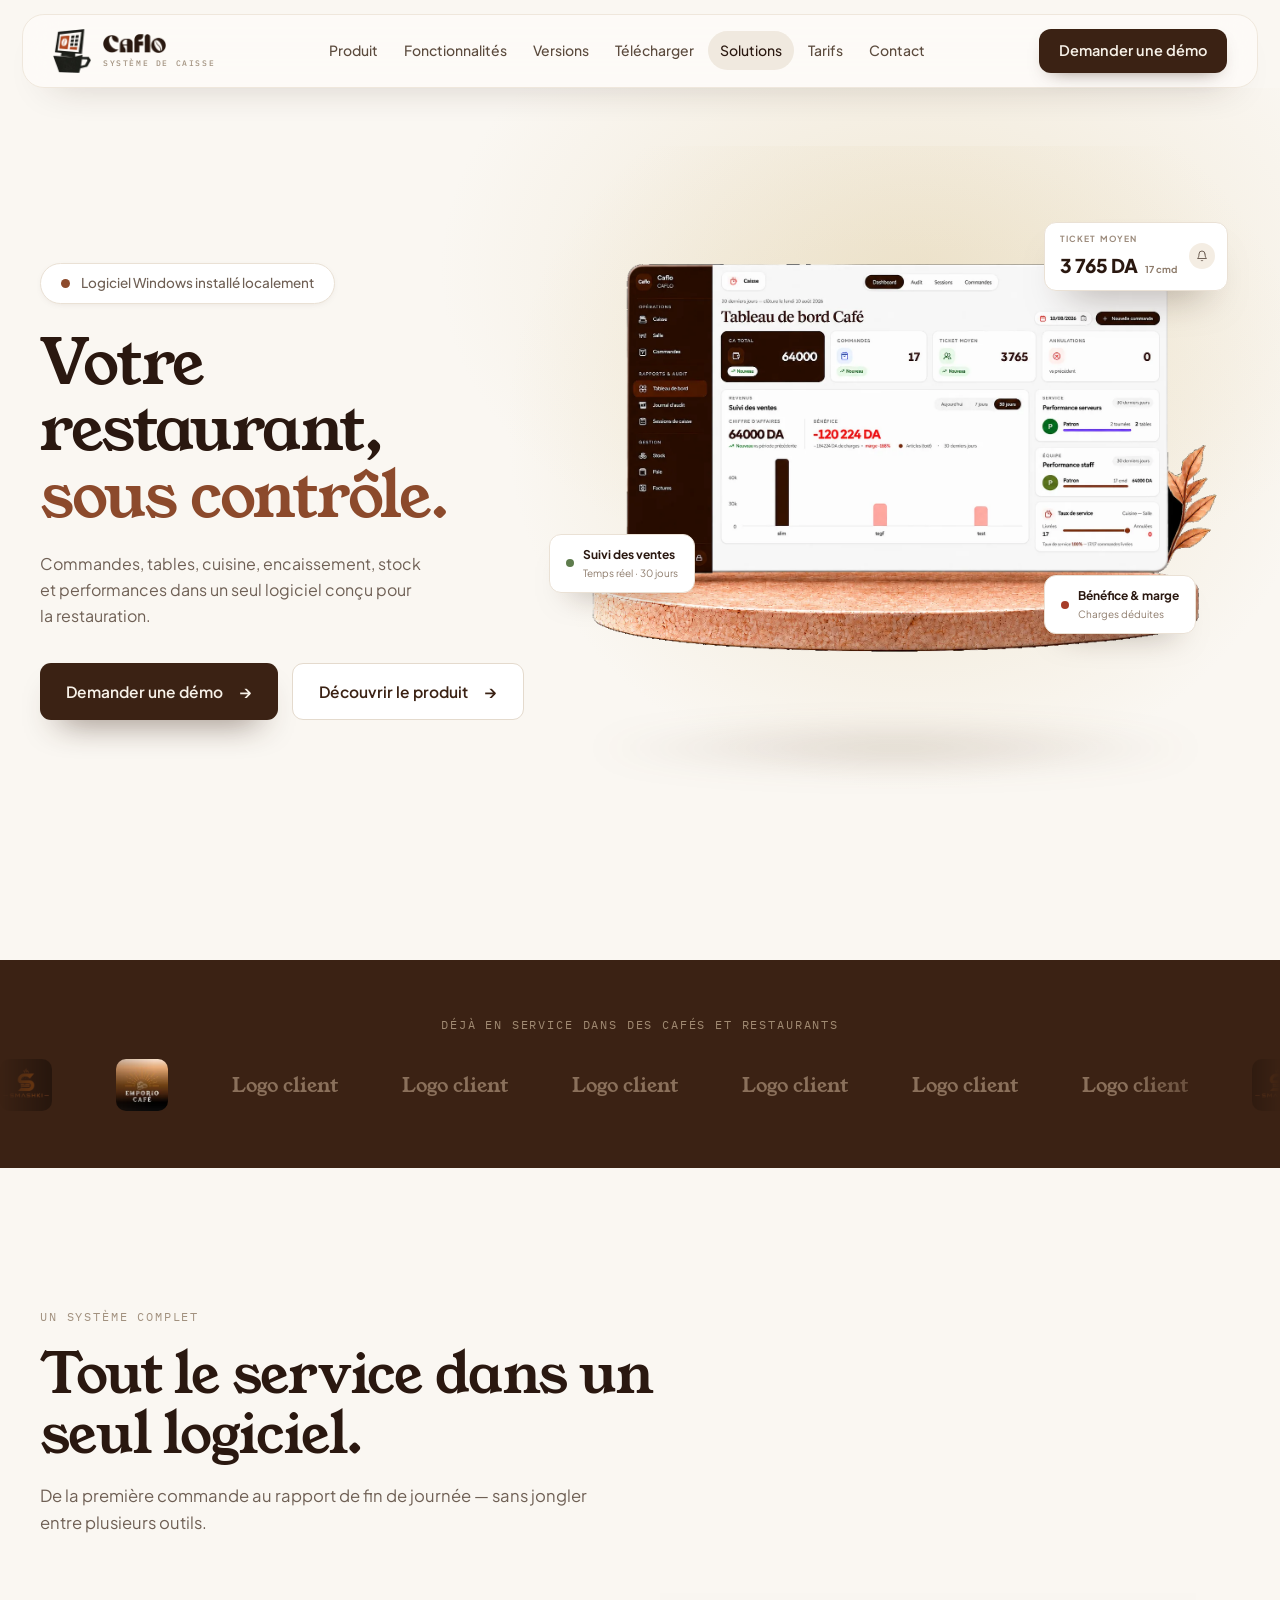
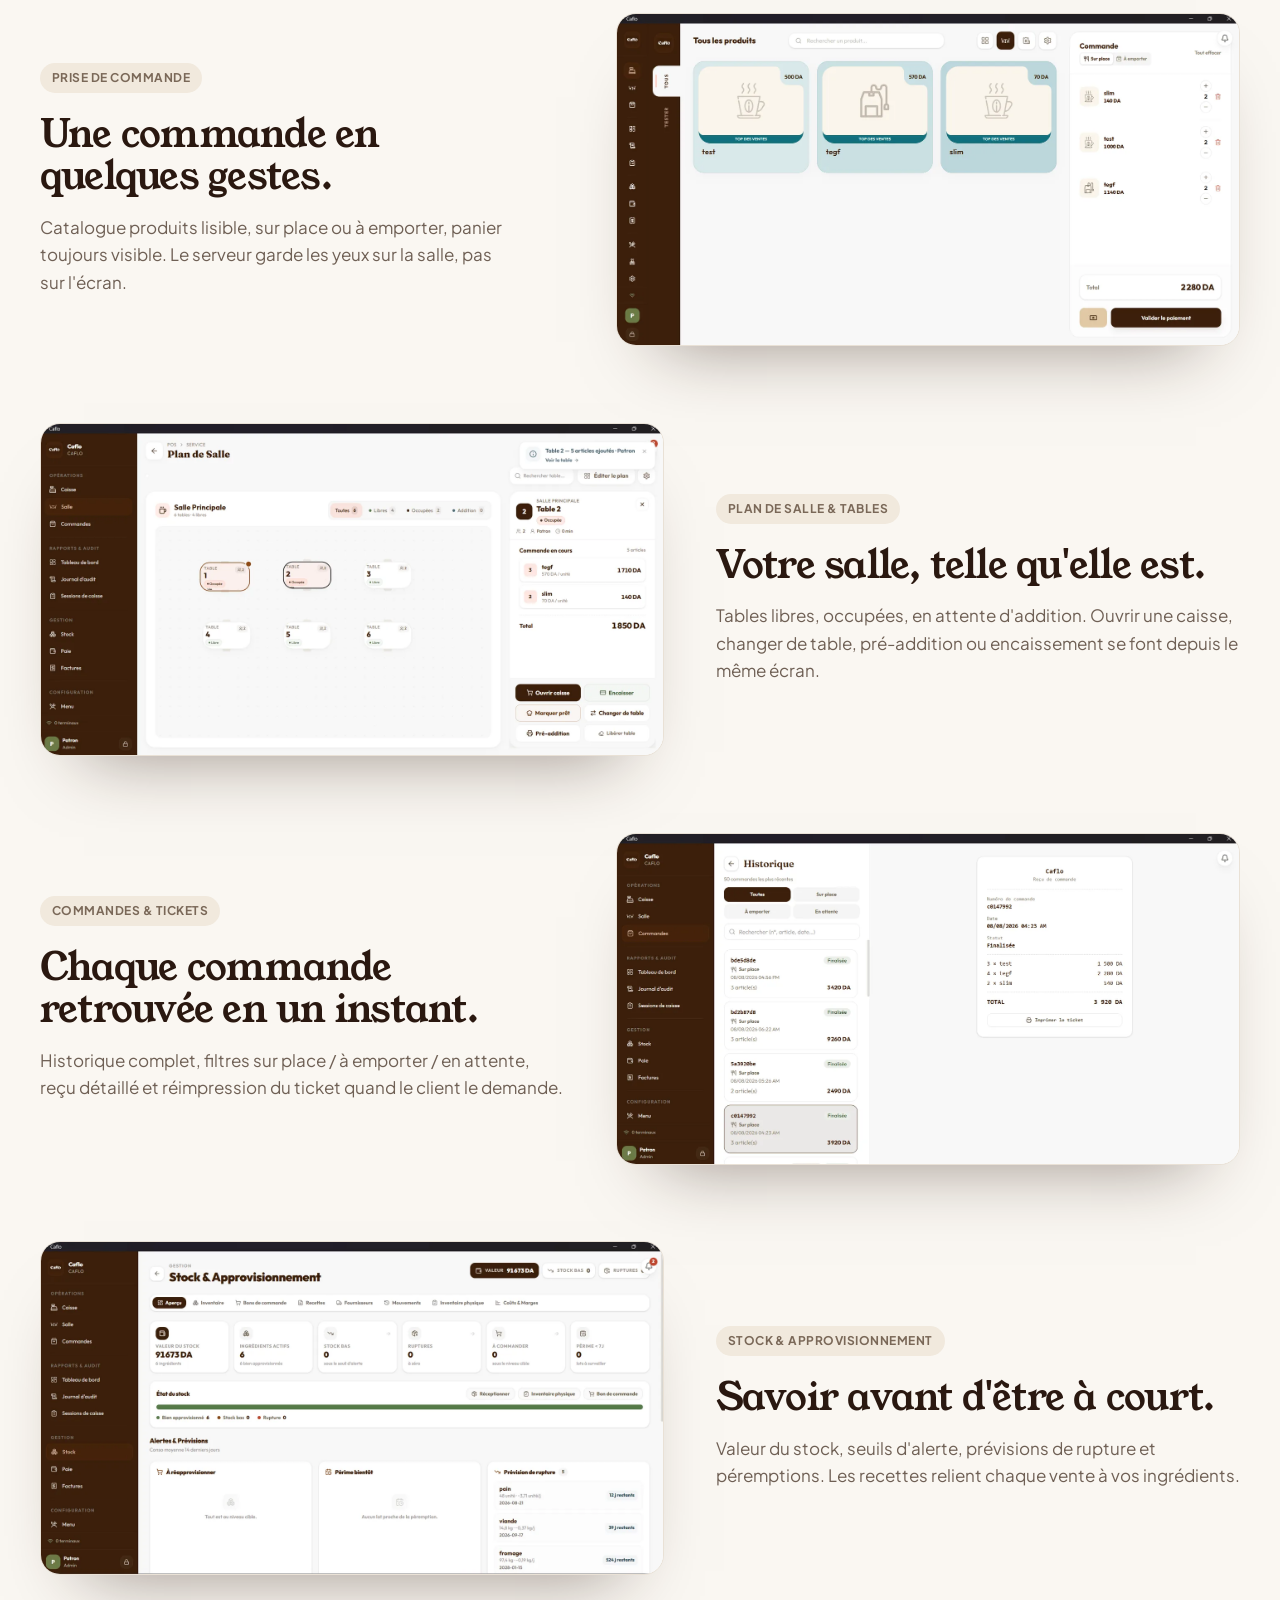
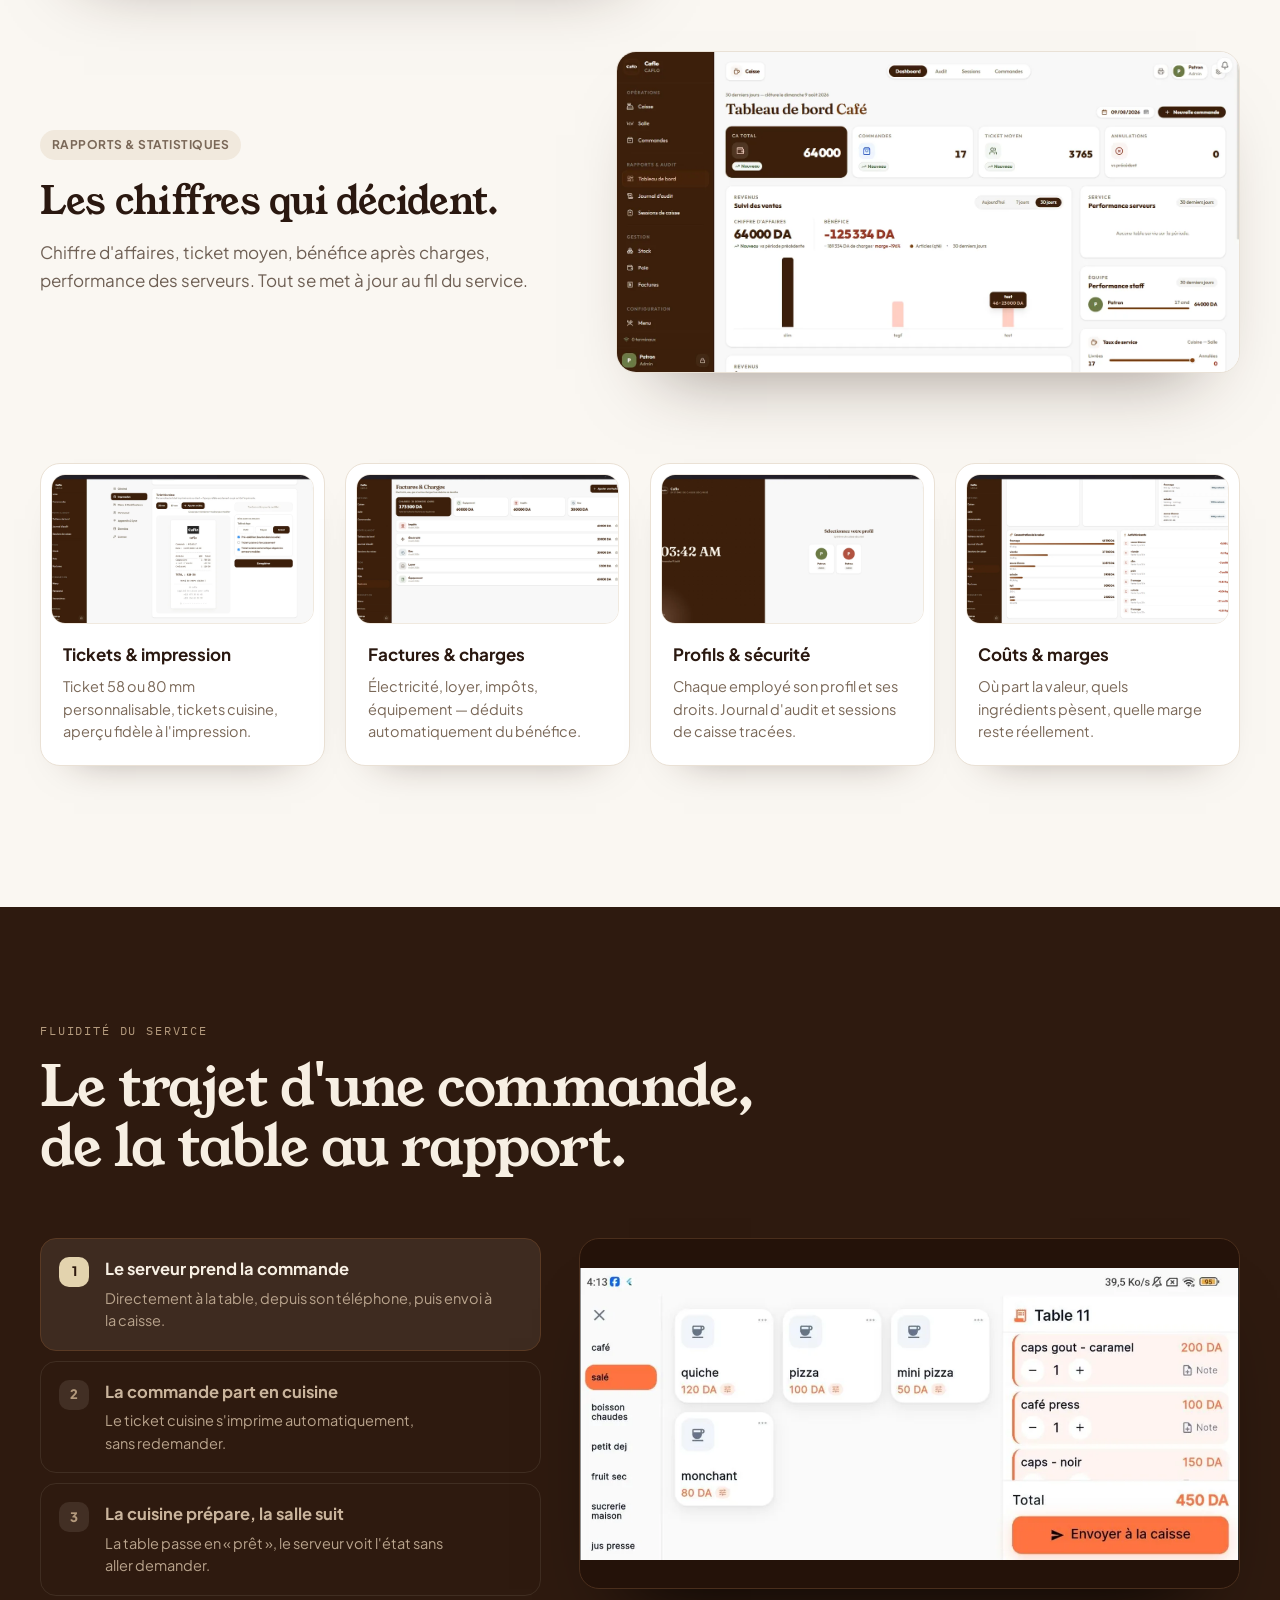
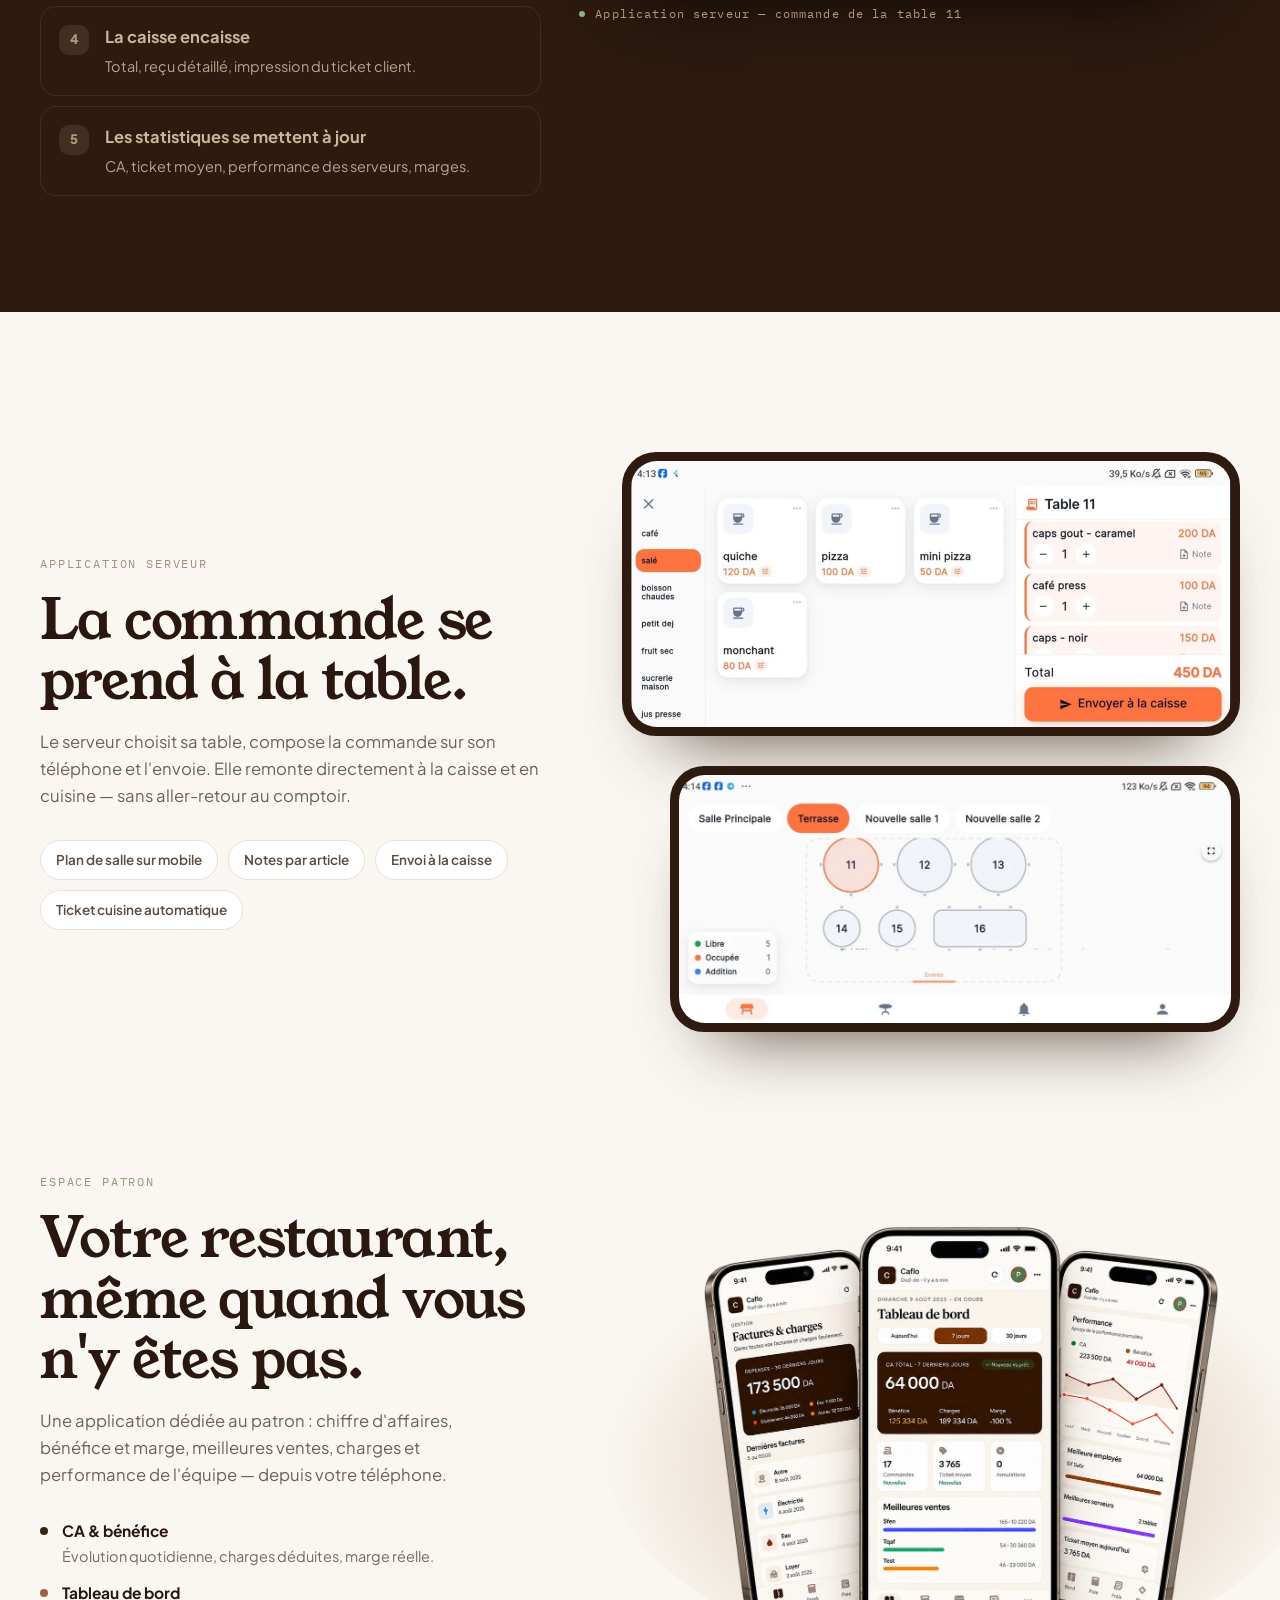
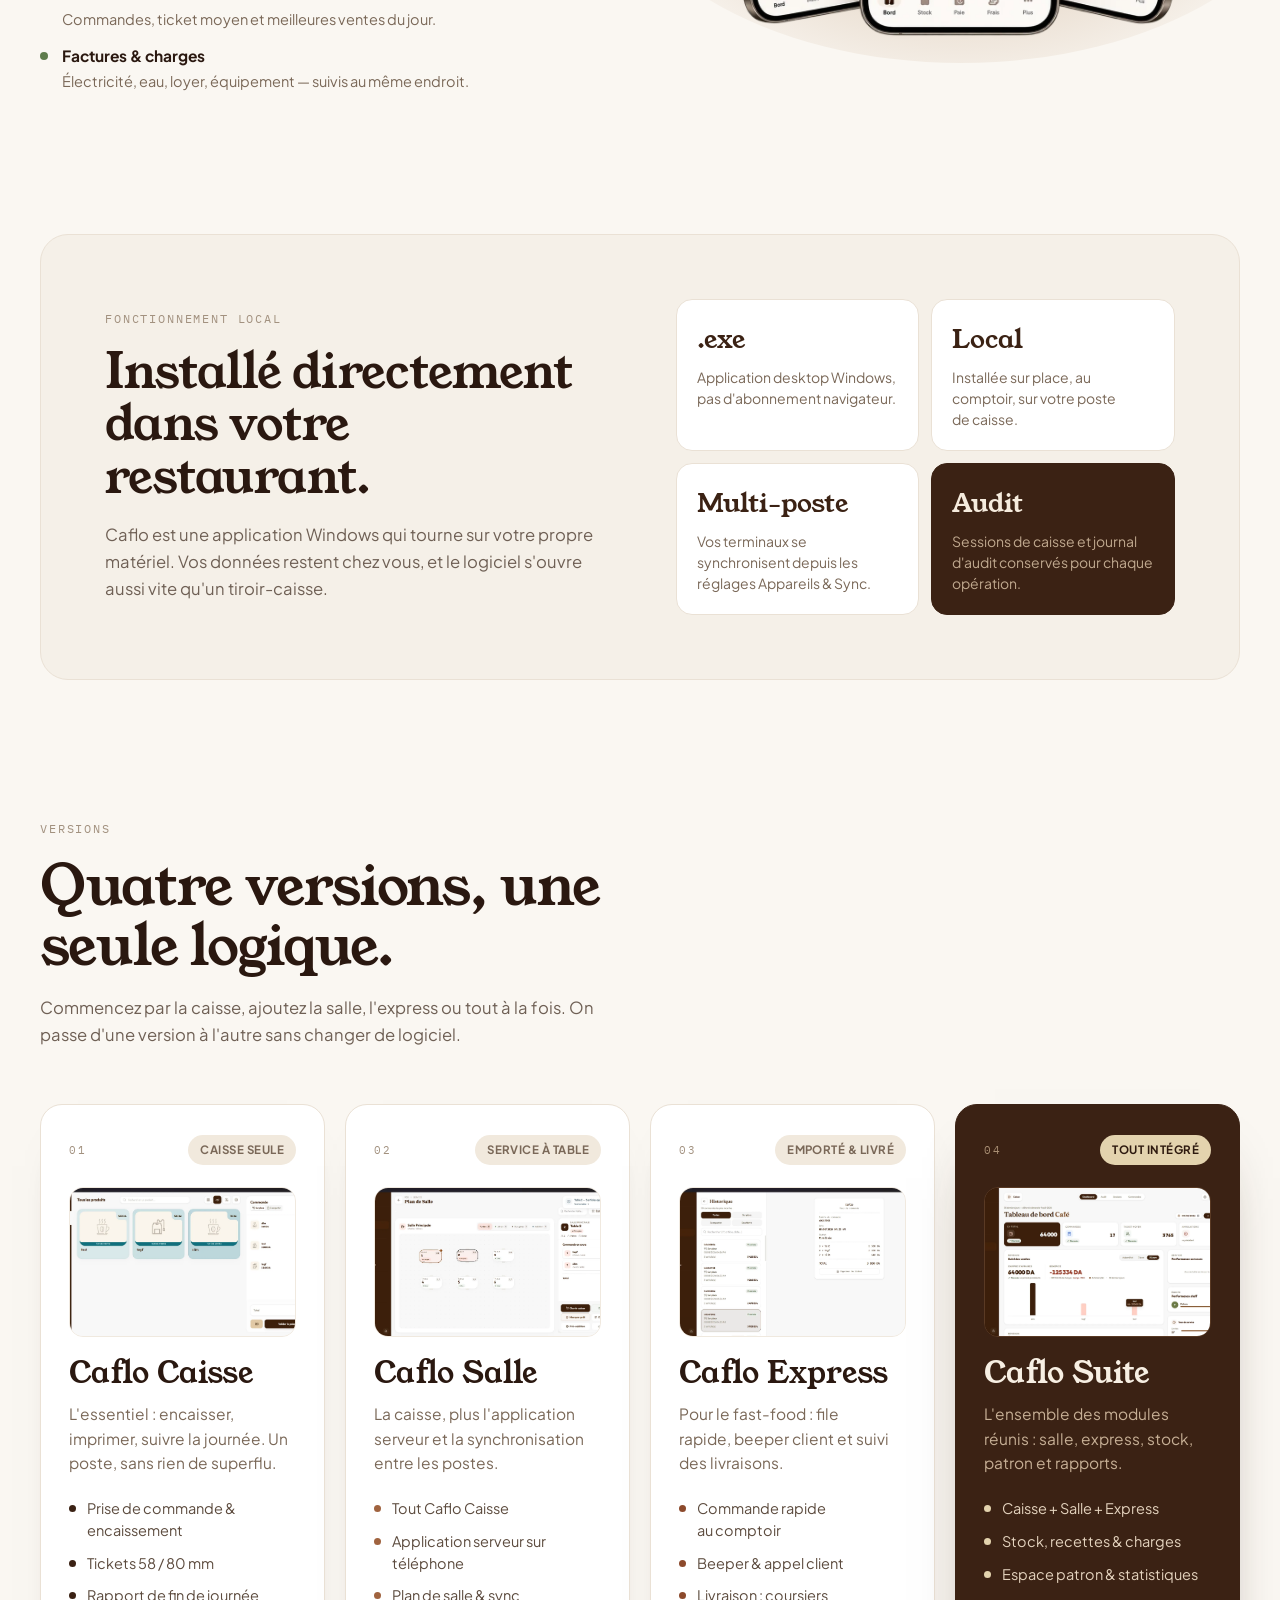
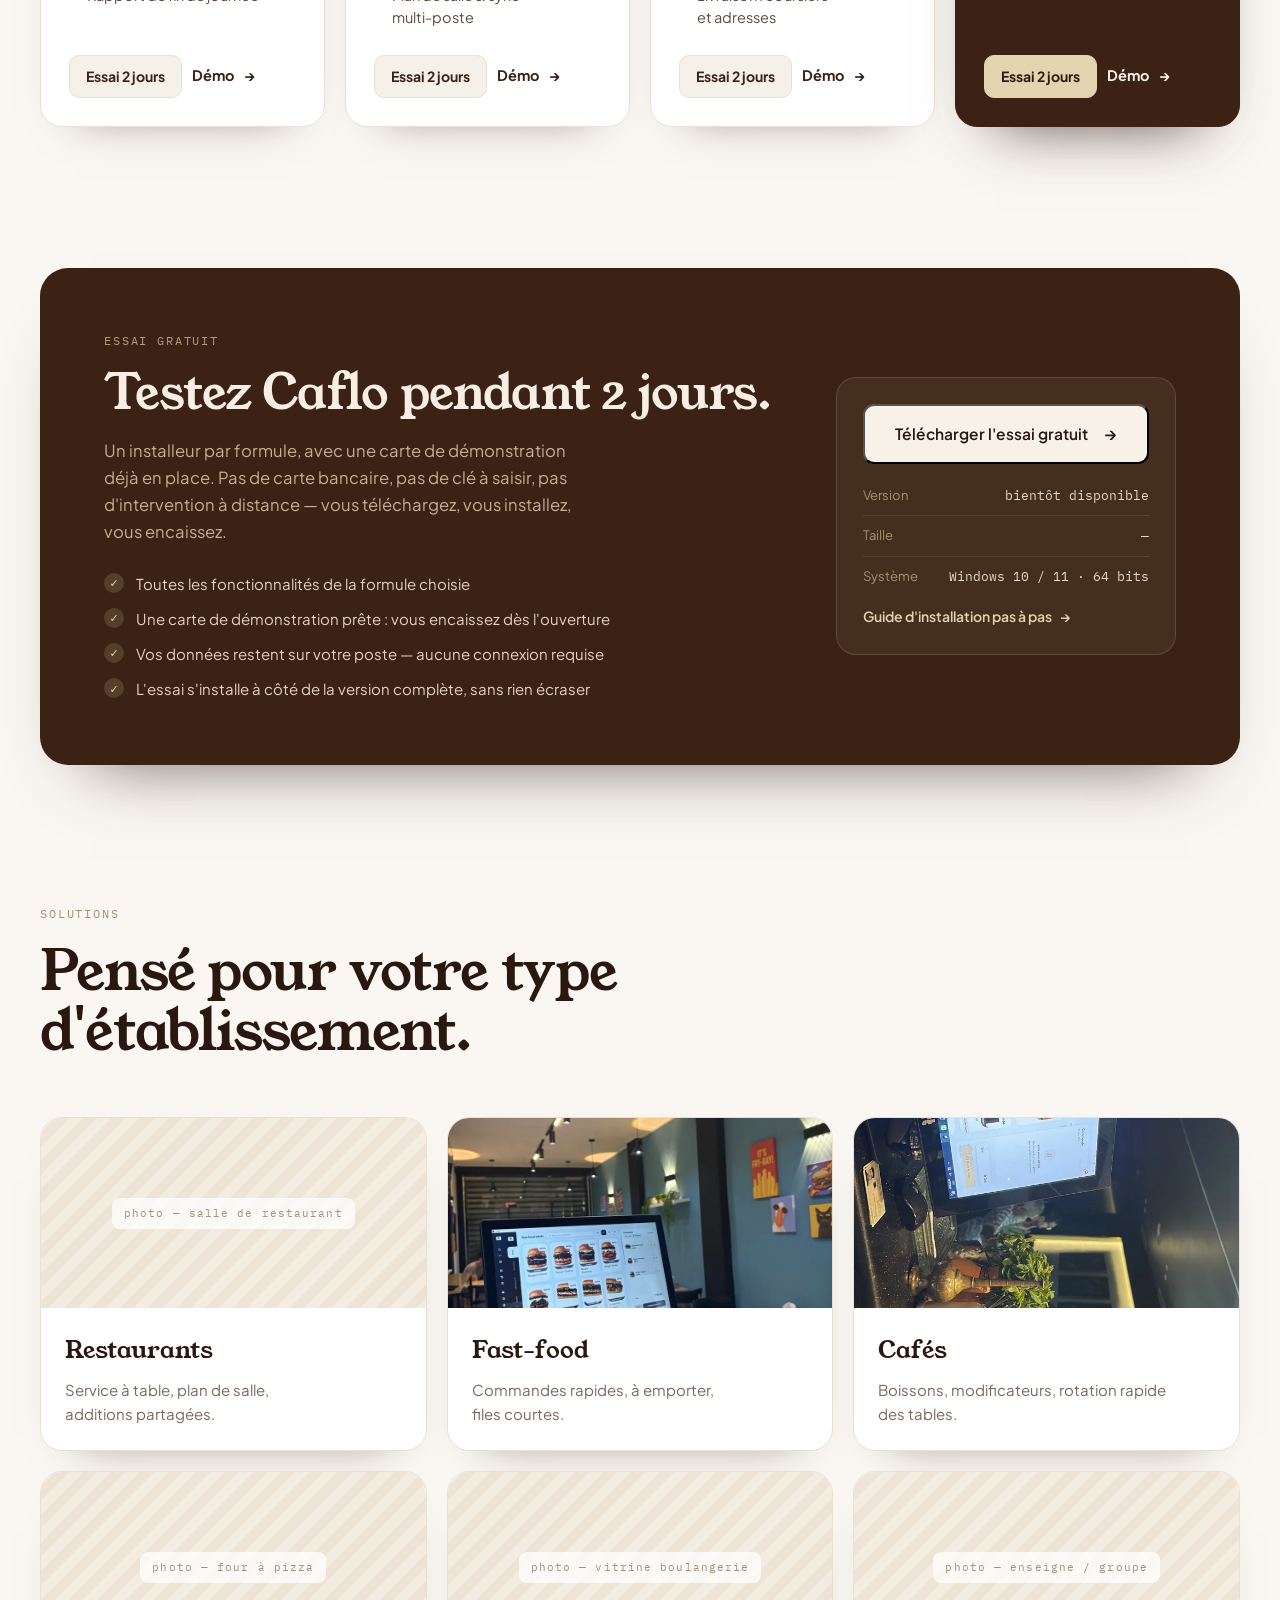
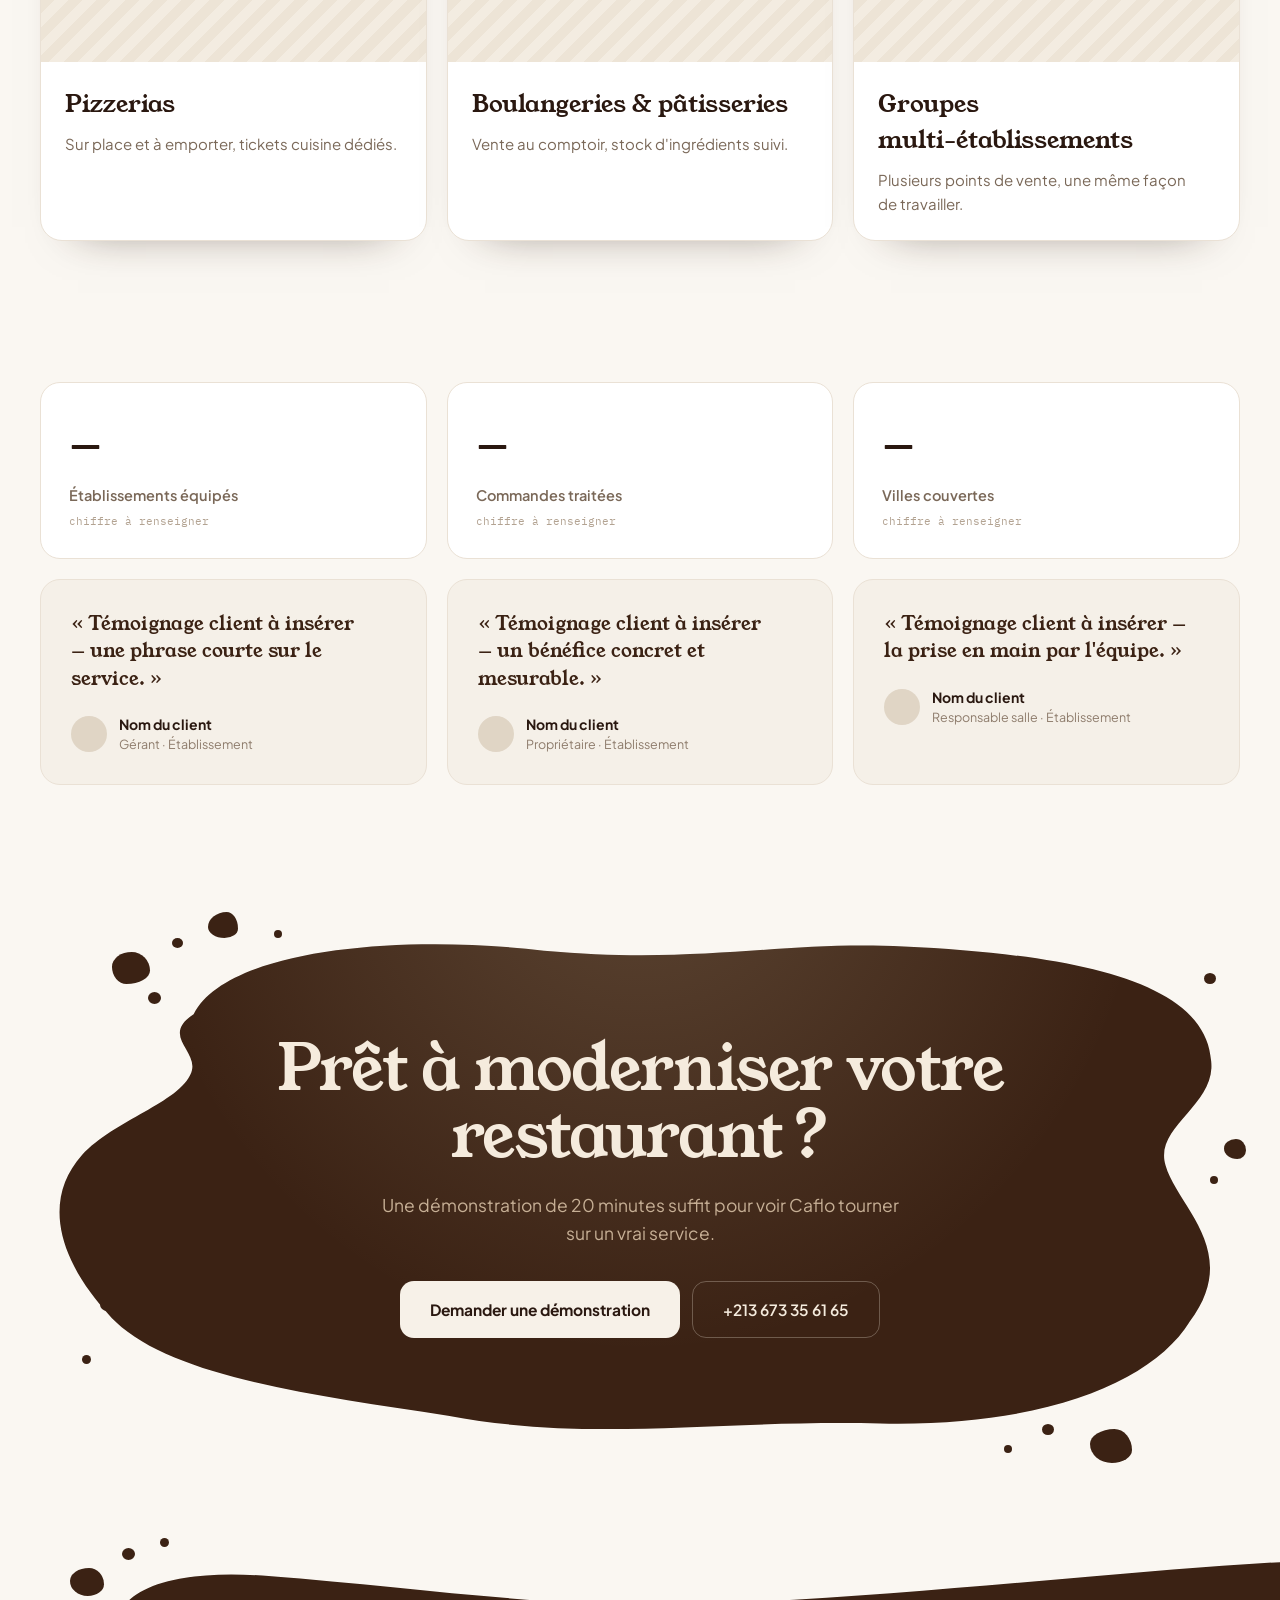
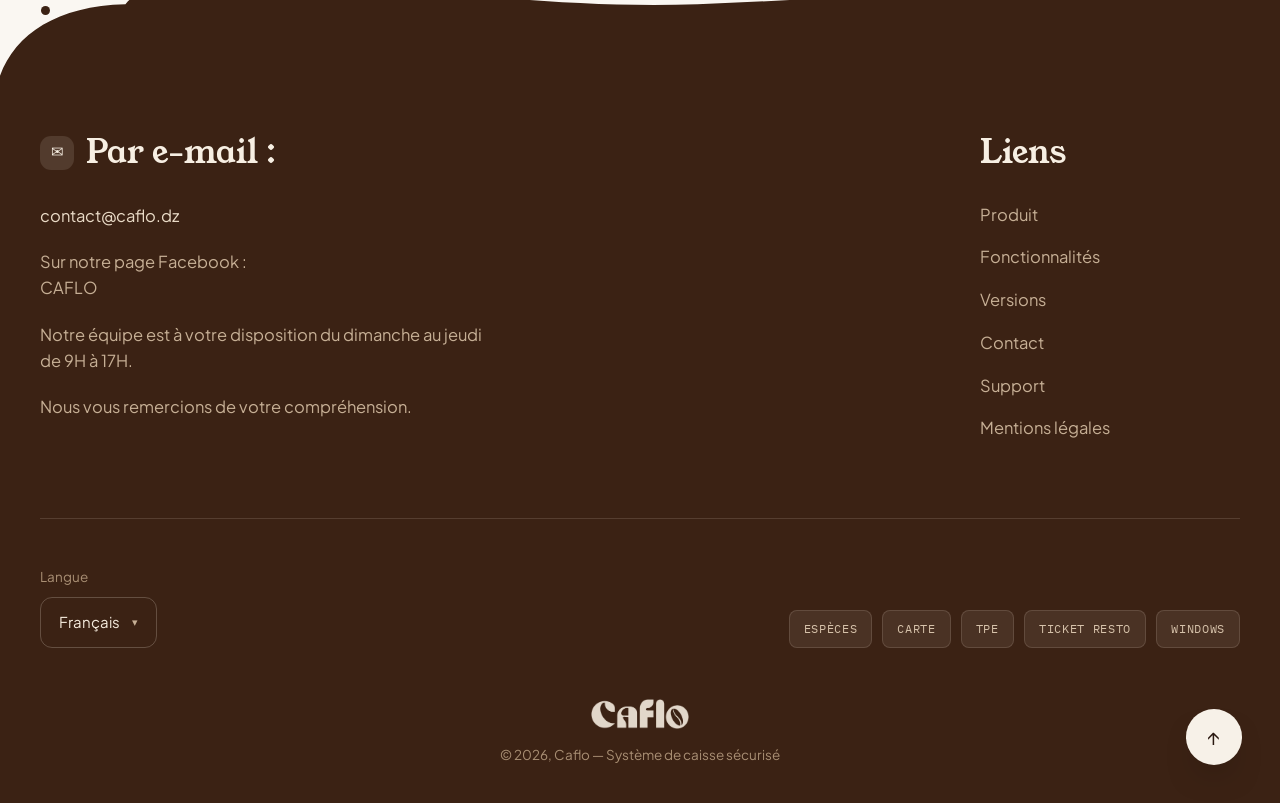
<file: index.html>
<!DOCTYPE html>
<html lang="fr">
<head>
<meta charset="utf-8">
<meta name="viewport" content="width=device-width, initial-scale=1">
<title>Caflo — Le logiciel de caisse des cafés et restaurants</title>
<meta name="description" content="Caflo est le logiciel de caisse Windows des cafés et restaurants : commandes, plan de salle, cuisine, encaissement, stock, charges et statistiques dans un seul système installé chez vous.">
<meta name="theme-color" content="#3B2214">
<link rel="canonical" href="https://caflo.dz/">

<meta property="og:type" content="website">
<meta property="og:site_name" content="Caflo">
<meta property="og:locale" content="fr_FR">
<meta property="og:title" content="Caflo — Le logiciel de caisse des cafés et restaurants">
<meta property="og:description" content="Commandes, tables, cuisine, encaissement, stock et performances dans un seul logiciel conçu pour la restauration.">
<meta property="og:url" content="https://caflo.dz/">
<meta property="og:image" content="https://caflo.dz/img/og-image.jpg">
<meta property="og:image:width" content="1200">
<meta property="og:image:height" content="630">
<meta name="twitter:card" content="summary_large_image">
<meta name="twitter:title" content="Caflo — Le logiciel de caisse des cafés et restaurants">
<meta name="twitter:description" content="Commandes, tables, cuisine, encaissement, stock et performances dans un seul logiciel conçu pour la restauration.">
<meta name="twitter:image" content="https://caflo.dz/img/og-image.jpg">

<link rel="icon" href="img/favicon-32.png" sizes="32x32" type="image/png">
<link rel="apple-touch-icon" href="img/favicon-180.png">
<link rel="manifest" href="site.webmanifest">

<link rel="preconnect" href="https://fonts.googleapis.com">
<link rel="preconnect" href="https://fonts.gstatic.com" crossorigin>
<link href="https://fonts.googleapis.com/css2?family=Young+Serif&family=Plus+Jakarta+Sans:wght@400;500;600;700;800&family=IBM+Plex+Mono:wght@400;500&display=swap" rel="stylesheet">
<link rel="preload" as="image" href="img/hero-dashboard-podium.webp" fetchpriority="high">
<link rel="stylesheet" href="styles.css">
<noscript><style>
  [data-reveal] { opacity: 1 !important; transform: none !important; }
  .preloader { display: none !important; }
  .header__bar { flex-wrap: wrap; }
  .nav { display: flex !important; flex-wrap: wrap; justify-content: center; }
  .burger { display: none !important; }
</style></noscript>

<script type="application/ld+json">
{
  "@context": "https://schema.org",
  "@type": "SoftwareApplication",
  "name": "Caflo",
  "applicationCategory": "BusinessApplication",
  "applicationSubCategory": "Point of Sale",
  "operatingSystem": "Windows",
  "description": "Logiciel de caisse pour cafés et restaurants : prise de commande, plan de salle, tickets cuisine, encaissement, stock, charges et statistiques.",
  "inLanguage": "fr",
  "url": "https://caflo.dz/",
  "image": "https://caflo.dz/img/og-image.jpg",
  "offers": { "@type": "Offer", "availability": "https://schema.org/InStock" },
  "publisher": {
    "@type": "Organization",
    "name": "Caflo",
    "email": "contact@caflo.dz",
    "telephone": "+213673356165",
    "logo": "https://caflo.dz/img/icon-512.png"
  }
}
</script>
</head>
<body>

<a class="skip-link" href="#top">Aller au contenu</a>

<!-- ============================ PRELOADER ============================ -->
<div class="preloader" id="preloader" aria-hidden="true">
  <div class="preloader__mark">
    <img src="img/caflo-wordmark-light.webp" alt="" width="520" height="158" class="preloader__ghost">
    <div class="preloader__fill">
      <img src="img/caflo-wordmark-light.webp" alt="" width="520" height="158">
    </div>
  </div>
</div>

<div class="page">

  <!-- ============================ HEADER ============================ -->
  <header class="header">
    <div class="header__bar">
      <a class="brand" href="#top" aria-label="Caflo — accueil">
        <img class="brand__mark" src="img/caflo-mark.webp" alt="" width="160" height="184">
        <span class="brand__text">
          <img class="brand__wordmark" src="img/caflo-wordmark-dark.webp" alt="Caflo" width="520" height="158">
          <span class="brand__tagline">Système de caisse</span>
        </span>
      </a>

      <nav class="nav" id="nav" aria-label="Navigation principale">
        <a class="nav__link" href="#produit">Produit</a>
        <a class="nav__link" href="#fonctionnalites">Fonctionnalités</a>
        <a class="nav__link" href="#versions">Versions</a>
        <a class="nav__link" href="#telecharger">Télécharger</a>
        <a class="nav__link" href="#solutions">Solutions</a>
        <a class="nav__link" href="#tarifs">Tarifs</a>
        <a class="nav__link" href="#contact">Contact</a>
      </nav>

      <div class="header__actions">
        <a class="btn btn--dark btn--sm" href="#contact">Demander une démo</a>
        <button class="burger" id="burger" type="button" aria-label="Ouvrir le menu" aria-expanded="false" aria-controls="mobile-menu">
          <span></span><span></span><span></span>
        </button>
      </div>
    </div>
  </header>

  <!-- ============================ MOBILE MENU ============================ -->
  <div class="mobile-menu" id="mobile-menu" hidden>
    <nav class="mobile-menu__nav" aria-label="Navigation mobile">
      <a href="#produit">Produit</a>
      <a href="#fonctionnalites">Fonctionnalités</a>
      <a href="#versions">Versions</a>
      <a href="#telecharger">Télécharger</a>
      <a href="#solutions">Solutions</a>
      <a href="#tarifs">Tarifs</a>
      <a href="#contact">Contact</a>
    </nav>
    <div class="mobile-menu__foot">
      <a class="btn btn--dark" href="#contact">Demander une démo</a>
      <a class="mobile-menu__tel" href="tel:+213673356165">+213 673 35 61 65</a>
    </div>
  </div>

  <main>

  <!-- ============================ HERO ============================ -->
  <section class="hero" id="top">
    <div class="hero__glow" aria-hidden="true"></div>
    <div class="hero__inner">

      <div class="hero__copy">
        <p class="pill" data-reveal>
          <span class="pill__dot" aria-hidden="true"></span>
          Logiciel Windows installé localement
        </p>
        <h1 class="hero__title" data-reveal>
          Votre restaurant,<br><span class="accent">sous contrôle.</span>
        </h1>
        <p class="hero__lede" data-reveal>
          Commandes, tables, cuisine, encaissement, stock et performances dans un seul logiciel conçu pour la restauration.
        </p>
        <div class="hero__cta" data-reveal>
          <a class="btn btn--dark" href="#contact">Demander une démo <span class="btn__arrow" aria-hidden="true">→</span></a>
          <a class="btn btn--light" href="#produit">Découvrir le produit <span class="btn__arrow" aria-hidden="true">→</span></a>
        </div>
      </div>

      <div class="hero__visual">
        <div class="hero__visual-glow" aria-hidden="true"></div>
        <div class="hero__stage">
          <div class="hero__shadow" aria-hidden="true"></div>
          <img class="hero__shot" src="img/hero-dashboard-podium.webp" alt="Caflo — tableau de bord du logiciel de caisse présenté sur un podium" width="1536" height="1024" fetchpriority="high" decoding="async">

          <div class="floaters" aria-hidden="true">
            <div class="floater floater--a">
              <div>
                <div class="floater__label">Ticket moyen</div>
                <div class="floater__value">
                  <span class="floater__amount">3 765 DA</span>
                  <span class="floater__meta">17 cmd</span>
                </div>
              </div>
              <span class="floater__icon">
                <svg width="12" height="12" viewBox="0 0 24 24" fill="none" stroke="currentColor" stroke-width="2" stroke-linecap="round" stroke-linejoin="round"><path d="M18 8a6 6 0 1 0-12 0c0 7-3 9-3 9h18s-3-2-3-9"></path><path d="M13.7 21a2 2 0 0 1-3.4 0"></path></svg>
              </span>
            </div>

            <div class="floater floater--b">
              <span class="floater__dot floater__dot--green"></span>
              <div>
                <div class="floater__title">Suivi des ventes</div>
                <div class="floater__sub">Temps réel · 30 jours</div>
              </div>
            </div>

            <div class="floater floater--c">
              <span class="floater__dot floater__dot--red"></span>
              <div>
                <div class="floater__title">Bénéfice &amp; marge</div>
                <div class="floater__sub">Charges déduites</div>
              </div>
            </div>
          </div>
        </div>
      </div>

    </div>
  </section>

  <!-- ============================ PROOF STRIP ============================ -->
  <section class="proof" aria-label="Ils utilisent Caflo">
    <p class="proof__kicker">Déjà en service dans des cafés et restaurants</p>
    <div class="marquee">
      <div class="marquee__track">
        <div class="marquee__group">
          <img src="img/client-smashki.webp" alt="Smashki" width="260" height="260" loading="lazy">
          <img src="img/client-emporio.webp" alt="Emporio Café" width="225" height="225" loading="lazy">
          <span class="marquee__slot">Logo client</span>
          <span class="marquee__slot">Logo client</span>
          <span class="marquee__slot">Logo client</span>
          <span class="marquee__slot">Logo client</span>
          <span class="marquee__slot">Logo client</span>
          <span class="marquee__slot">Logo client</span>
        </div>
        <div class="marquee__group" aria-hidden="true">
          <img src="img/client-smashki.webp" alt="" width="260" height="260" loading="lazy">
          <img src="img/client-emporio.webp" alt="" width="225" height="225" loading="lazy">
          <span class="marquee__slot">Logo client</span>
          <span class="marquee__slot">Logo client</span>
          <span class="marquee__slot">Logo client</span>
          <span class="marquee__slot">Logo client</span>
          <span class="marquee__slot">Logo client</span>
          <span class="marquee__slot">Logo client</span>
        </div>
      </div>
    </div>
  </section>

  <!-- ============================ PRODUIT ============================ -->
  <section class="section" id="produit">
    <div class="wrap">
      <header class="section__head" data-reveal>
        <p class="kicker">Un système complet</p>
        <h2 class="h2">Tout le service dans un seul logiciel.</h2>
        <p class="lede">De la première commande au rapport de fin de journée — sans jongler entre plusieurs outils.</p>
      </header>

      <div class="split" data-reveal>
        <div class="split__copy">
          <p class="tag">Prise de commande</p>
          <h3 class="h3">Une commande en quelques gestes.</h3>
          <p class="body">Catalogue produits lisible, sur place ou à emporter, panier toujours visible. Le serveur garde les yeux sur la salle, pas sur l'écran.</p>
        </div>
        <figure class="shot">
          <img src="img/screen-commande.webp" alt="Écran de prise de commande de Caflo avec le catalogue produits et le panier" width="1500" height="797" loading="lazy" decoding="async">
        </figure>
      </div>

      <div class="split split--reverse" data-reveal>
        <figure class="shot">
          <img src="img/screen-plan-salle.webp" alt="Plan de salle Caflo avec l'état des tables" width="1500" height="798" loading="lazy" decoding="async">
        </figure>
        <div class="split__copy">
          <p class="tag">Plan de salle &amp; tables</p>
          <h3 class="h3">Votre salle, telle qu'elle est.</h3>
          <p class="body">Tables libres, occupées, en attente d'addition. Ouvrir une caisse, changer de table, pré-addition ou encaissement se font depuis le même écran.</p>
        </div>
      </div>

      <div class="split" data-reveal>
        <div class="split__copy">
          <p class="tag">Commandes &amp; tickets</p>
          <h3 class="h3">Chaque commande retrouvée en un instant.</h3>
          <p class="body">Historique complet, filtres sur place / à emporter / en attente, reçu détaillé et réimpression du ticket quand le client le demande.</p>
        </div>
        <figure class="shot">
          <img src="img/screen-commandes.webp" alt="Historique des commandes dans Caflo avec le détail d'un reçu" width="1500" height="795" loading="lazy" decoding="async">
        </figure>
      </div>

      <div class="split split--reverse" data-reveal>
        <figure class="shot">
          <img src="img/screen-stock.webp" alt="Module stock et approvisionnement de Caflo" width="1500" height="798" loading="lazy" decoding="async">
        </figure>
        <div class="split__copy">
          <p class="tag">Stock &amp; approvisionnement</p>
          <h3 class="h3">Savoir avant d'être à court.</h3>
          <p class="body">Valeur du stock, seuils d'alerte, prévisions de rupture et péremptions. Les recettes relient chaque vente à vos ingrédients.</p>
        </div>
      </div>

      <div class="split" data-reveal>
        <div class="split__copy">
          <p class="tag">Rapports &amp; statistiques</p>
          <h3 class="h3">Les chiffres qui décident.</h3>
          <p class="body">Chiffre d'affaires, ticket moyen, bénéfice après charges, performance des serveurs. Tout se met à jour au fil du service.</p>
        </div>
        <figure class="shot">
          <img src="img/screen-dashboard.webp" alt="Tableau de bord Caflo : chiffre d'affaires, bénéfice et performance de l'équipe" width="1500" height="771" loading="lazy" decoding="async">
        </figure>
      </div>

      <!-- Feature cards -->
      <div class="cards" id="fonctionnalites" data-reveal>
        <article class="card">
          <div class="card__media">
            <img src="img/screen-tickets.webp" alt="Personnalisation du ticket de caisse dans Caflo" width="1500" height="797" loading="lazy" decoding="async">
          </div>
          <div class="card__body">
            <h3 class="card__title">Tickets &amp; impression</h3>
            <p class="card__text">Ticket 58 ou 80 mm personnalisable, tickets cuisine, aperçu fidèle à l'impression.</p>
          </div>
        </article>
        <article class="card">
          <div class="card__media">
            <img src="img/screen-factures.webp" alt="Suivi des factures et charges dans Caflo" width="1500" height="796" loading="lazy" decoding="async">
          </div>
          <div class="card__body">
            <h3 class="card__title">Factures &amp; charges</h3>
            <p class="card__text">Électricité, loyer, impôts, équipement — déduits automatiquement du bénéfice.</p>
          </div>
        </article>
        <article class="card">
          <div class="card__media">
            <img class="card__img--center" src="img/screen-profils.webp" alt="Sélection de profil et sécurité dans Caflo" width="1500" height="797" loading="lazy" decoding="async">
          </div>
          <div class="card__body">
            <h3 class="card__title">Profils &amp; sécurité</h3>
            <p class="card__text">Chaque employé son profil et ses droits. Journal d'audit et sessions de caisse tracées.</p>
          </div>
        </article>
        <article class="card">
          <div class="card__media">
            <img src="img/screen-valeur-stock.webp" alt="Analyse de la valeur du stock et des marges dans Caflo" width="1500" height="797" loading="lazy" decoding="async">
          </div>
          <div class="card__body">
            <h3 class="card__title">Coûts &amp; marges</h3>
            <p class="card__text">Où part la valeur, quels ingrédients pèsent, quelle marge reste réellement.</p>
          </div>
        </article>
      </div>
    </div>
  </section>

  <!-- ============================ JOURNEY ============================ -->
  <section class="journey" id="parcours">
    <div class="wrap">
      <header class="section__head" data-reveal>
        <p class="kicker kicker--light">Fluidité du service</p>
        <h2 class="h2 h2--light">Le trajet d'une commande, de la table au rapport.</h2>
      </header>

      <div class="journey__grid" data-reveal>
        <div class="journey__steps" id="journey-steps" role="tablist" aria-label="Étapes du parcours d'une commande">
          <button class="step is-active" type="button" role="tab" id="step-tab-0" aria-selected="true" aria-controls="journey-panel" data-shot="img/app-serveur-commande.webp" data-caption="Application serveur — commande de la table 11" data-alt="Application serveur Caflo — prise de commande à la table 11">
            <span class="step__n">1</span>
            <span class="step__body">
              <span class="step__title">Le serveur prend la commande</span>
              <span class="step__desc">Directement à la table, depuis son téléphone, puis envoi à la caisse.</span>
            </span>
          </button>
          <button class="step" type="button" role="tab" id="step-tab-1" aria-selected="false" tabindex="-1" aria-controls="journey-panel" data-shot="img/screen-tickets.webp" data-caption="Réglages Impression — ticket cuisine" data-alt="Réglages d'impression du ticket cuisine dans Caflo">
            <span class="step__n">2</span>
            <span class="step__body">
              <span class="step__title">La commande part en cuisine</span>
              <span class="step__desc">Le ticket cuisine s'imprime automatiquement, sans redemander.</span>
            </span>
          </button>
          <button class="step" type="button" role="tab" id="step-tab-2" aria-selected="false" tabindex="-1" aria-controls="journey-panel" data-shot="img/screen-plan-salle.webp" data-caption="Plan de Salle — état des tables" data-alt="Plan de salle Caflo montrant l'état des tables">
            <span class="step__n">3</span>
            <span class="step__body">
              <span class="step__title">La cuisine prépare, la salle suit</span>
              <span class="step__desc">La table passe en « prêt », le serveur voit l'état sans aller demander.</span>
            </span>
          </button>
          <button class="step" type="button" role="tab" id="step-tab-3" aria-selected="false" tabindex="-1" aria-controls="journey-panel" data-shot="img/screen-commandes.webp" data-caption="Commandes — reçu de commande" data-alt="Reçu détaillé d'une commande dans Caflo">
            <span class="step__n">4</span>
            <span class="step__body">
              <span class="step__title">La caisse encaisse</span>
              <span class="step__desc">Total, reçu détaillé, impression du ticket client.</span>
            </span>
          </button>
          <button class="step" type="button" role="tab" id="step-tab-4" aria-selected="false" tabindex="-1" aria-controls="journey-panel" data-shot="img/screen-dashboard.webp" data-caption="Tableau de bord — mis à jour en direct" data-alt="Tableau de bord Caflo mis à jour en direct">
            <span class="step__n">5</span>
            <span class="step__body">
              <span class="step__title">Les statistiques se mettent à jour</span>
              <span class="step__desc">CA, ticket moyen, performance des serveurs, marges.</span>
            </span>
          </button>
        </div>

        <div class="journey__viewer" id="journey-panel" role="tabpanel" aria-live="polite" aria-labelledby="step-tab-0">
          <figure class="journey__frame">
            <img id="journey-shot" src="img/app-serveur-commande.webp" alt="Application serveur Caflo — prise de commande à la table 11" width="1200" height="532" loading="lazy" decoding="async">
          </figure>
          <p class="journey__caption"><span class="journey__dot" aria-hidden="true"></span><span id="journey-caption">Application serveur — commande de la table 11</span></p>
        </div>
      </div>
    </div>
  </section>

  <!-- ============================ APP SERVEUR ============================ -->
  <section class="section">
    <div class="wrap split split--center">
      <div class="split__copy" data-reveal>
        <p class="kicker">Application serveur</p>
        <h2 class="h2">La commande se prend à la table.</h2>
        <p class="lede">Le serveur choisit sa table, compose la commande sur son téléphone et l'envoie. Elle remonte directement à la caisse et en cuisine — sans aller-retour au comptoir.</p>
        <ul class="chips">
          <li>Plan de salle sur mobile</li>
          <li>Notes par article</li>
          <li>Envoi à la caisse</li>
          <li>Ticket cuisine automatique</li>
        </ul>
      </div>
      <div class="phones" data-reveal>
        <div class="phone">
          <div class="phone__screen">
            <img src="img/app-serveur-commande.webp" alt="Application serveur Caflo — prise de commande à la table" width="1200" height="532" loading="lazy" decoding="async">
          </div>
        </div>
        <div class="phone phone--offset">
          <div class="phone__screen">
            <img src="img/app-serveur-salle.webp" alt="Application serveur Caflo — plan de salle et sélection de table" width="1200" height="539" loading="lazy" decoding="async">
          </div>
        </div>
      </div>
    </div>
  </section>

  <!-- ============================ ESPACE PATRON ============================ -->
  <section class="section section--bleed">
    <div class="patron">
      <div class="patron__copy" data-reveal>
        <p class="kicker">Espace patron</p>
        <h2 class="h2">Votre restaurant, même quand vous n'y êtes pas.</h2>
        <p class="lede">Une application dédiée au patron : chiffre d'affaires, bénéfice et marge, meilleures ventes, charges et performance de l'équipe — depuis votre téléphone.</p>
        <ul class="bullets">
          <li>
            <span class="bullets__dot bullets__dot--dark" aria-hidden="true"></span>
            <span><strong>CA &amp; bénéfice</strong><span>Évolution quotidienne, charges déduites, marge réelle.</span></span>
          </li>
          <li>
            <span class="bullets__dot bullets__dot--copper" aria-hidden="true"></span>
            <span><strong>Tableau de bord</strong><span>Commandes, ticket moyen et meilleures ventes du jour.</span></span>
          </li>
          <li>
            <span class="bullets__dot bullets__dot--green" aria-hidden="true"></span>
            <span><strong>Factures &amp; charges</strong><span>Électricité, eau, loyer, équipement — suivis au même endroit.</span></span>
          </li>
        </ul>
      </div>
      <div class="patron__visual" data-reveal>
        <div class="patron__glow" aria-hidden="true"></div>
        <img src="img/patron-phones.webp" alt="Application patron Caflo — tableau de bord, factures et performance de l'équipe sur téléphone" width="1400" height="933" loading="lazy" decoding="async">
      </div>
    </div>
  </section>

  <!-- ============================ LOCAL ============================ -->
  <section class="section">
    <div class="wrap">
      <div class="local" data-reveal>
        <div class="local__copy">
          <p class="kicker">Fonctionnement local</p>
          <h2 class="h2 h2--sm">Installé directement dans votre restaurant.</h2>
          <p class="lede">Caflo est une application Windows qui tourne sur votre propre matériel. Vos données restent chez vous, et le logiciel s'ouvre aussi vite qu'un tiroir-caisse.</p>
        </div>
        <div class="local__grid">
          <div class="fact">
            <p class="fact__key">.exe</p>
            <p class="fact__val">Application desktop Windows, pas d'abonnement navigateur.</p>
          </div>
          <div class="fact">
            <p class="fact__key">Local</p>
            <p class="fact__val">Installée sur place, au comptoir, sur votre poste de caisse.</p>
          </div>
          <div class="fact">
            <p class="fact__key">Multi‑poste</p>
            <p class="fact__val">Vos terminaux se synchronisent depuis les réglages Appareils &amp; Sync.</p>
          </div>
          <div class="fact fact--dark">
            <p class="fact__key">Audit</p>
            <p class="fact__val">Sessions de caisse et journal d'audit conservés pour chaque opération.</p>
          </div>
        </div>
      </div>
    </div>
  </section>

  <!-- ============================ VERSIONS ============================ -->
  <section class="section" id="versions">
    <div class="wrap">
      <header class="section__head" data-reveal>
        <p class="kicker">Versions</p>
        <h2 class="h2">Quatre versions, une seule logique.</h2>
        <p class="lede">Commencez par la caisse, ajoutez la salle, l'express ou tout à la fois. On passe d'une version à l'autre sans changer de logiciel.</p>
      </header>

      <div class="plans" data-reveal>
        <article class="plan">
          <div class="plan__head"><span class="plan__num">01</span><span class="plan__tag">Caisse seule</span></div>
          <div class="plan__media"><img src="img/screen-commande.webp" alt="Caflo Caisse" width="1500" height="797" loading="lazy" decoding="async"></div>
          <h3 class="plan__title">Caflo Caisse</h3>
          <p class="plan__text">L'essentiel : encaisser, imprimer, suivre la journée. Un poste, sans rien de superflu.</p>
          <ul class="plan__list">
            <li><span class="plan__dot plan__dot--dark" aria-hidden="true"></span>Prise de commande &amp; encaissement</li>
            <li><span class="plan__dot plan__dot--dark" aria-hidden="true"></span>Tickets 58 / 80 mm</li>
            <li><span class="plan__dot plan__dot--dark" aria-hidden="true"></span>Rapport de fin de journée</li>
          </ul>
          <div class="plan__actions">
            <button class="plan__essai" type="button" data-ouvrir-essai data-formule="caisse">Essai 2 jours</button>
            <a class="plan__cta" href="#contact">Démo <span aria-hidden="true">→</span></a>
          </div>
        </article>

        <article class="plan">
          <div class="plan__head"><span class="plan__num">02</span><span class="plan__tag">Service à table</span></div>
          <div class="plan__media"><img src="img/screen-plan-salle.webp" alt="Caflo Salle" width="1500" height="798" loading="lazy" decoding="async"></div>
          <h3 class="plan__title">Caflo Salle</h3>
          <p class="plan__text">La caisse, plus l'application serveur et la synchronisation entre les postes.</p>
          <ul class="plan__list">
            <li><span class="plan__dot plan__dot--copper" aria-hidden="true"></span>Tout Caflo Caisse</li>
            <li><span class="plan__dot plan__dot--copper" aria-hidden="true"></span>Application serveur sur téléphone</li>
            <li><span class="plan__dot plan__dot--copper" aria-hidden="true"></span>Plan de salle &amp; sync multi-poste</li>
          </ul>
          <div class="plan__actions">
            <button class="plan__essai" type="button" data-ouvrir-essai data-formule="salle">Essai 2 jours</button>
            <a class="plan__cta" href="#contact">Démo <span aria-hidden="true">→</span></a>
          </div>
        </article>

        <article class="plan">
          <div class="plan__head"><span class="plan__num">03</span><span class="plan__tag">Emporté &amp; livré</span></div>
          <div class="plan__media"><img src="img/screen-commandes.webp" alt="Caflo Express" width="1500" height="795" loading="lazy" decoding="async"></div>
          <h3 class="plan__title">Caflo Express</h3>
          <p class="plan__text">Pour le fast-food : file rapide, beeper client et suivi des livraisons.</p>
          <ul class="plan__list">
            <li><span class="plan__dot plan__dot--rust" aria-hidden="true"></span>Commande rapide au comptoir</li>
            <li><span class="plan__dot plan__dot--rust" aria-hidden="true"></span>Beeper &amp; appel client</li>
            <li><span class="plan__dot plan__dot--rust" aria-hidden="true"></span>Livraison : coursiers et adresses</li>
          </ul>
          <div class="plan__actions">
            <button class="plan__essai" type="button" data-ouvrir-essai data-formule="express">Essai 2 jours</button>
            <a class="plan__cta" href="#contact">Démo <span aria-hidden="true">→</span></a>
          </div>
        </article>

        <article class="plan plan--dark">
          <div class="plan__head"><span class="plan__num">04</span><span class="plan__tag plan__tag--gold">Tout intégré</span></div>
          <div class="plan__media plan__media--dark"><img src="img/screen-dashboard.webp" alt="Caflo Suite" width="1500" height="771" loading="lazy" decoding="async"></div>
          <h3 class="plan__title">Caflo Suite</h3>
          <p class="plan__text">L'ensemble des modules réunis : salle, express, stock, patron et rapports.</p>
          <ul class="plan__list">
            <li><span class="plan__dot plan__dot--gold" aria-hidden="true"></span>Caisse + Salle + Express</li>
            <li><span class="plan__dot plan__dot--gold" aria-hidden="true"></span>Stock, recettes &amp; charges</li>
            <li><span class="plan__dot plan__dot--gold" aria-hidden="true"></span>Espace patron &amp; statistiques</li>
          </ul>
          <div class="plan__actions">
            <button class="plan__essai" type="button" data-ouvrir-essai data-formule="suite">Essai 2 jours</button>
            <a class="plan__cta" href="#contact">Démo <span aria-hidden="true">→</span></a>
          </div>
        </article>
      </div>
    </div>
  </section>

  <!-- ============================ TÉLÉCHARGEMENT ============================ -->
  <section class="section" id="telecharger">
    <div class="wrap">
      <div class="dl" data-reveal>
        <div class="dl__copy">
          <p class="kicker">Essai gratuit</p>
          <h2 class="h2 h2--sm">Testez Caflo pendant 2 jours.</h2>
          <p class="lede">Un installeur par formule, avec une carte de démonstration déjà en place. Pas de carte bancaire, pas de clé à saisir, pas d'intervention à distance — vous téléchargez, vous installez, vous encaissez.</p>
          <ul class="dl__points">
            <li><span class="dl__check" aria-hidden="true">✓</span>Toutes les fonctionnalités de la formule choisie</li>
            <li><span class="dl__check" aria-hidden="true">✓</span>Une carte de démonstration prête : vous encaissez dès l'ouverture</li>
            <li><span class="dl__check" aria-hidden="true">✓</span>Vos données restent sur votre poste — aucune connexion requise</li>
            <li><span class="dl__check" aria-hidden="true">✓</span>L'essai s'installe à côté de la version complète, sans rien écraser</li>
          </ul>
        </div>

        <div class="dl__action">
          <button class="btn btn--dark btn--block" type="button" data-ouvrir-essai>
            Télécharger l'essai gratuit <span class="btn__arrow" aria-hidden="true">→</span>
          </button>

          <dl class="dl__meta">
            <div><dt>Version</dt><dd id="dl-version">—</dd></div>
            <div><dt>Taille</dt><dd id="dl-taille">—</dd></div>
            <div><dt>Système</dt><dd>Windows 10 / 11 · 64 bits</dd></div>
          </dl>

          <a class="dl__guide" href="installer.html">Guide d'installation pas à pas <span aria-hidden="true">→</span></a>
        </div>
      </div>
    </div>
  </section>

  <!-- ============================ SOLUTIONS ============================ -->
  <section class="section" id="solutions">
    <div class="wrap">
      <header class="section__head" data-reveal>
        <p class="kicker">Solutions</p>
        <h2 class="h2">Pensé pour votre type d'établissement.</h2>
      </header>

      <div class="venues" data-reveal>
        <article class="venue">
          <div class="venue__media venue__media--empty"><span>photo — salle de restaurant</span></div>
          <div class="venue__body">
            <h3 class="venue__title">Restaurants</h3>
            <p class="venue__text">Service à table, plan de salle, additions partagées.</p>
          </div>
        </article>
        <article class="venue">
          <div class="venue__media"><img src="img/venue-fastfood.webp" alt="Comptoir de fast-food équipé de Caflo" width="900" height="1200" loading="lazy" decoding="async"></div>
          <div class="venue__body">
            <h3 class="venue__title">Fast-food</h3>
            <p class="venue__text">Commandes rapides, à emporter, files courtes.</p>
          </div>
        </article>
        <article class="venue">
          <div class="venue__media"><img src="img/venue-cafe.webp" alt="Comptoir de café équipé de Caflo" width="720" height="1280" loading="lazy" decoding="async"></div>
          <div class="venue__body">
            <h3 class="venue__title">Cafés</h3>
            <p class="venue__text">Boissons, modificateurs, rotation rapide des tables.</p>
          </div>
        </article>
        <article class="venue">
          <div class="venue__media venue__media--empty"><span>photo — four à pizza</span></div>
          <div class="venue__body">
            <h3 class="venue__title">Pizzerias</h3>
            <p class="venue__text">Sur place et à emporter, tickets cuisine dédiés.</p>
          </div>
        </article>
        <article class="venue">
          <div class="venue__media venue__media--empty"><span>photo — vitrine boulangerie</span></div>
          <div class="venue__body">
            <h3 class="venue__title">Boulangeries &amp; pâtisseries</h3>
            <p class="venue__text">Vente au comptoir, stock d'ingrédients suivi.</p>
          </div>
        </article>
        <article class="venue">
          <div class="venue__media venue__media--empty"><span>photo — enseigne / groupe</span></div>
          <div class="venue__body">
            <h3 class="venue__title">Groupes multi-établissements</h3>
            <p class="venue__text">Plusieurs points de vente, une même façon de travailler.</p>
          </div>
        </article>
      </div>
    </div>
  </section>

  <!-- ============================ CHIFFRES & TÉMOIGNAGES ============================ -->
  <section class="section" aria-label="Chiffres et témoignages">
    <div class="wrap">
      <div class="stats" data-reveal>
        <div class="stat">
          <p class="stat__num">—</p>
          <p class="stat__label">Établissements équipés</p>
          <p class="stat__note">chiffre à renseigner</p>
        </div>
        <div class="stat">
          <p class="stat__num">—</p>
          <p class="stat__label">Commandes traitées</p>
          <p class="stat__note">chiffre à renseigner</p>
        </div>
        <div class="stat">
          <p class="stat__num">—</p>
          <p class="stat__label">Villes couvertes</p>
          <p class="stat__note">chiffre à renseigner</p>
        </div>
      </div>

      <div class="quotes" data-reveal>
        <figure class="quote">
          <blockquote>« Témoignage client à insérer — une phrase courte sur le service. »</blockquote>
          <figcaption>
            <span class="quote__avatar" aria-hidden="true"></span>
            <span><span class="quote__name">Nom du client</span><span class="quote__role">Gérant · Établissement</span></span>
          </figcaption>
        </figure>
        <figure class="quote">
          <blockquote>« Témoignage client à insérer — un bénéfice concret et mesurable. »</blockquote>
          <figcaption>
            <span class="quote__avatar" aria-hidden="true"></span>
            <span><span class="quote__name">Nom du client</span><span class="quote__role">Propriétaire · Établissement</span></span>
          </figcaption>
        </figure>
        <figure class="quote">
          <blockquote>« Témoignage client à insérer — la prise en main par l'équipe. »</blockquote>
          <figcaption>
            <span class="quote__avatar" aria-hidden="true"></span>
            <span><span class="quote__name">Nom du client</span><span class="quote__role">Responsable salle · Établissement</span></span>
          </figcaption>
        </figure>
      </div>
    </div>
  </section>

  <!-- ============================ CTA ============================ -->
  <section class="section" id="contact">
    <div class="wrap cta-wrap">
      <div class="beans" aria-hidden="true">
        <span class="bean bean--1"></span><span class="bean bean--2"></span><span class="bean bean--3"></span>
        <span class="bean bean--4"></span><span class="bean bean--5"></span><span class="bean bean--6"></span>
        <span class="bean bean--7"></span><span class="bean bean--8"></span><span class="bean bean--9"></span>
        <span class="bean bean--10"></span><span class="bean bean--11"></span><span class="bean bean--12"></span>
        <span class="bean bean--13"></span><span class="bean bean--14"></span>
      </div>

      <svg width="0" height="0" class="svg-defs" aria-hidden="true" focusable="false"><defs>
        <clipPath id="caflo-stain-clip" clipPathUnits="objectBoundingBox"><path d="M0.128,0.170 C0.155,0.045 0.300,0.015 0.420,0.048 C0.550,0.075 0.620,0.028 0.720,0.040 C0.860,0.055 0.972,0.105 0.976,0.260 C0.980,0.345 0.928,0.385 0.938,0.460 C0.948,0.540 1.002,0.625 0.958,0.760 C0.928,0.872 0.840,0.962 0.700,0.955 C0.560,0.948 0.460,0.992 0.340,0.940 C0.220,0.898 0.098,0.862 0.055,0.740 C0.012,0.628 0.004,0.520 0.035,0.440 C0.062,0.372 0.116,0.340 0.126,0.282 C0.133,0.240 0.100,0.212 0.128,0.170 Z"></path></clipPath>
        <clipPath id="caflo-footer-clip" clipPathUnits="objectBoundingBox"><path d="M0,0.135 C0.012,0.085 0.045,0.052 0.098,0.050 C0.112,0.024 0.150,0.010 0.205,0.016 C0.330,0.030 0.430,0.056 0.545,0.050 C0.700,0.042 0.850,0.014 1,0 L1,1 L0,1 Z"></path></clipPath>
      </defs></svg>

      <div class="cta" id="tarifs" data-reveal>
        <div class="cta__glow" aria-hidden="true"></div>
        <div class="cta__inner">
          <h2 class="cta__title">Prêt à moderniser votre restaurant ?</h2>
          <p class="cta__text">Une démonstration de 20 minutes suffit pour voir Caflo tourner sur un vrai service.</p>
          <div class="cta__actions">
            <a class="btn btn--cream" href="mailto:contact@caflo.dz?subject=Demande%20de%20d%C3%A9monstration%20Caflo&amp;body=Bonjour%2C%0A%0AJe%20souhaite%20une%20d%C3%A9monstration%20de%20Caflo.%0A%0A%C3%89tablissement%20%3A%20%0AVille%20%3A%20%0AT%C3%A9l%C3%A9phone%20%3A%20%0A%0AMerci.">Demander une démonstration</a>
            <a class="btn btn--ghost" href="tel:+213673356165">+213 673 35 61 65</a>
          </div>
        </div>
      </div>
    </div>
  </section>

  </main>

  <!-- ============================ FOOTER ============================ -->
  <div class="footer-shell">
    <div class="beans beans--footer" aria-hidden="true">
      <span class="bean bean--f1"></span><span class="bean bean--f2"></span>
      <span class="bean bean--f3"></span><span class="bean bean--f4"></span>
    </div>

    <footer class="footer">
      <div class="wrap footer__top">
        <div class="footer__col footer__col--wide">
          <h2 class="footer__h">
            <span class="footer__icon" aria-hidden="true">✉</span>
            Par e-mail :
          </h2>
          <div class="footer__block">
            <a class="footer__mail" href="mailto:contact@caflo.dz">contact@caflo.dz</a>
            <p>Sur notre page Facebook :<br>CAFLO</p>
            <p>Notre équipe est à votre disposition du dimanche au jeudi de 9H à 17H.</p>
            <p>Nous vous remercions de votre compréhension.</p>
          </div>
        </div>
        <div class="footer__col">
          <h2 class="footer__h">Liens</h2>
          <nav class="footer__links" aria-label="Liens de pied de page">
            <a href="#produit">Produit</a>
            <a href="#fonctionnalites">Fonctionnalités</a>
            <a href="#versions">Versions</a>
            <a href="#contact">Contact</a>
            <a href="mailto:contact@caflo.dz?subject=Support%20Caflo">Support</a>
            <a href="#contact">Mentions légales</a>
          </nav>
        </div>
      </div>

      <div class="footer__bottom">
        <div class="wrap footer__meta">
          <div>
            <p class="footer__small">Langue</p>
            <button class="lang" type="button" aria-label="Choisir la langue — Français">
              Français <span aria-hidden="true">▾</span>
            </button>
          </div>
          <ul class="badges">
            <li>Espèces</li>
            <li>Carte</li>
            <li>TPE</li>
            <li>Ticket resto</li>
            <li>Windows</li>
          </ul>
        </div>
        <div class="footer__sign">
          <img src="img/caflo-wordmark-light.webp" alt="Caflo" width="520" height="158" loading="lazy">
          <p>© <span id="year">2026</span>, Caflo — Système de caisse sécurisé</p>
        </div>
      </div>

      <a class="to-top" href="#top" aria-label="Revenir en haut de la page"><span aria-hidden="true">↑</span></a>
    </footer>
  </div>

</div>

<!-- ============================ MODALE ESSAI ============================ -->
<div class="modal" id="modal-essai" hidden>
  <div class="modal__fond" data-fermer-essai></div>

  <div class="modal__boite" role="dialog" aria-modal="true" aria-labelledby="modal-titre">
    <button class="modal__fermer" type="button" data-fermer-essai aria-label="Fermer">
      <span aria-hidden="true">×</span>
    </button>

    <!-- Étape 1 — formulaire -->
    <form class="form" id="form-essai" novalidate>
      <h2 class="modal__titre" id="modal-titre">Recevez votre clé d'essai</h2>
      <p class="modal__intro">Deux jours, toutes les fonctionnalités de la formule choisie. On vous rappelle si vous voulez un coup de main pour l'installation.</p>

      <div class="form__grille">
        <p class="champ">
          <label for="f-nom">Votre nom</label>
          <input id="f-nom" name="nom" type="text" required autocomplete="name" maxlength="80">
        </p>
        <p class="champ">
          <label for="f-etablissement">Établissement</label>
          <input id="f-etablissement" name="etablissement" type="text" required autocomplete="organization" maxlength="80">
        </p>
        <p class="champ">
          <label for="f-telephone">Téléphone</label>
          <input id="f-telephone" name="telephone" type="tel" required autocomplete="tel" placeholder="0X XX XX XX XX" maxlength="30">
        </p>
        <p class="champ">
          <label for="f-ville">Ville</label>
          <input id="f-ville" name="ville" type="text" autocomplete="address-level2" maxlength="60">
        </p>
        <p class="champ champ--large">
          <label for="f-email">E-mail <span class="champ__option">(facultatif)</span></label>
          <input id="f-email" name="email" type="email" autocomplete="email" maxlength="120">
        </p>
        <p class="champ champ--large">
          <label for="f-formule">Formule à essayer</label>
          <select id="f-formule" name="formule" required>
            <option value="caisse">Caflo Caisse — encaisser, imprimer, suivre la journée</option>
            <option value="salle">Caflo Salle — + application serveur et plan de salle</option>
            <option value="express">Caflo Express — + file rapide, beeper et livraison</option>
            <option value="suite" selected>Caflo Suite — tous les modules</option>
          </select>
        </p>
      </div>

      <!-- Pot de miel : masqué aux humains, rempli par les robots. -->
      <p class="pot-de-miel" aria-hidden="true">
        <label for="f-societe">Société</label>
        <input id="f-societe" name="societe" type="text" tabindex="-1" autocomplete="off">
      </p>

      <p class="form__erreur" id="form-erreur" role="alert" hidden></p>

      <button class="btn btn--dark btn--block" type="submit" id="form-envoyer">
        Recevoir mon lien de téléchargement
      </button>

      <p class="form__note">Votre numéro nous sert uniquement à vous accompagner sur l'installation. Aucune revente, aucun envoi automatique.</p>
    </form>

    <!-- Étape 2 — lien de téléchargement -->
    <div class="succes" id="essai-succes" hidden>
      <p class="succes__pastille" aria-hidden="true">✓</p>
      <h2 class="modal__titre">Votre essai est prêt</h2>
      <p class="modal__intro" id="succes-intro">Rien à saisir : l'essai est déjà actif dans le fichier ci-dessous.</p>

      <a class="btn btn--dark btn--block" id="succes-lien" href="#" download>
        Télécharger Caflo pour Windows <span class="btn__arrow" aria-hidden="true">↓</span>
      </a>

      <ol class="succes__etapes">
        <li>Lancez <code id="succes-fichier">Caflo-Suite-Essai-Setup.exe</code> et suivez l'installation.</li>
        <li>Windows peut afficher un avertissement : cliquez sur <strong>Informations complémentaires</strong> puis <strong>Exécuter quand même</strong>.</li>
        <li>Ouvrez Caflo : la carte de démonstration est déjà en place. Vos 2 jours démarrent à ce premier lancement.</li>
      </ol>

      <a class="dl__guide" href="installer.html">Guide d'installation détaillé <span aria-hidden="true">→</span></a>
    </div>
  </div>
</div>

<script src="main.js" defer></script>
</body>
</html>
</file>
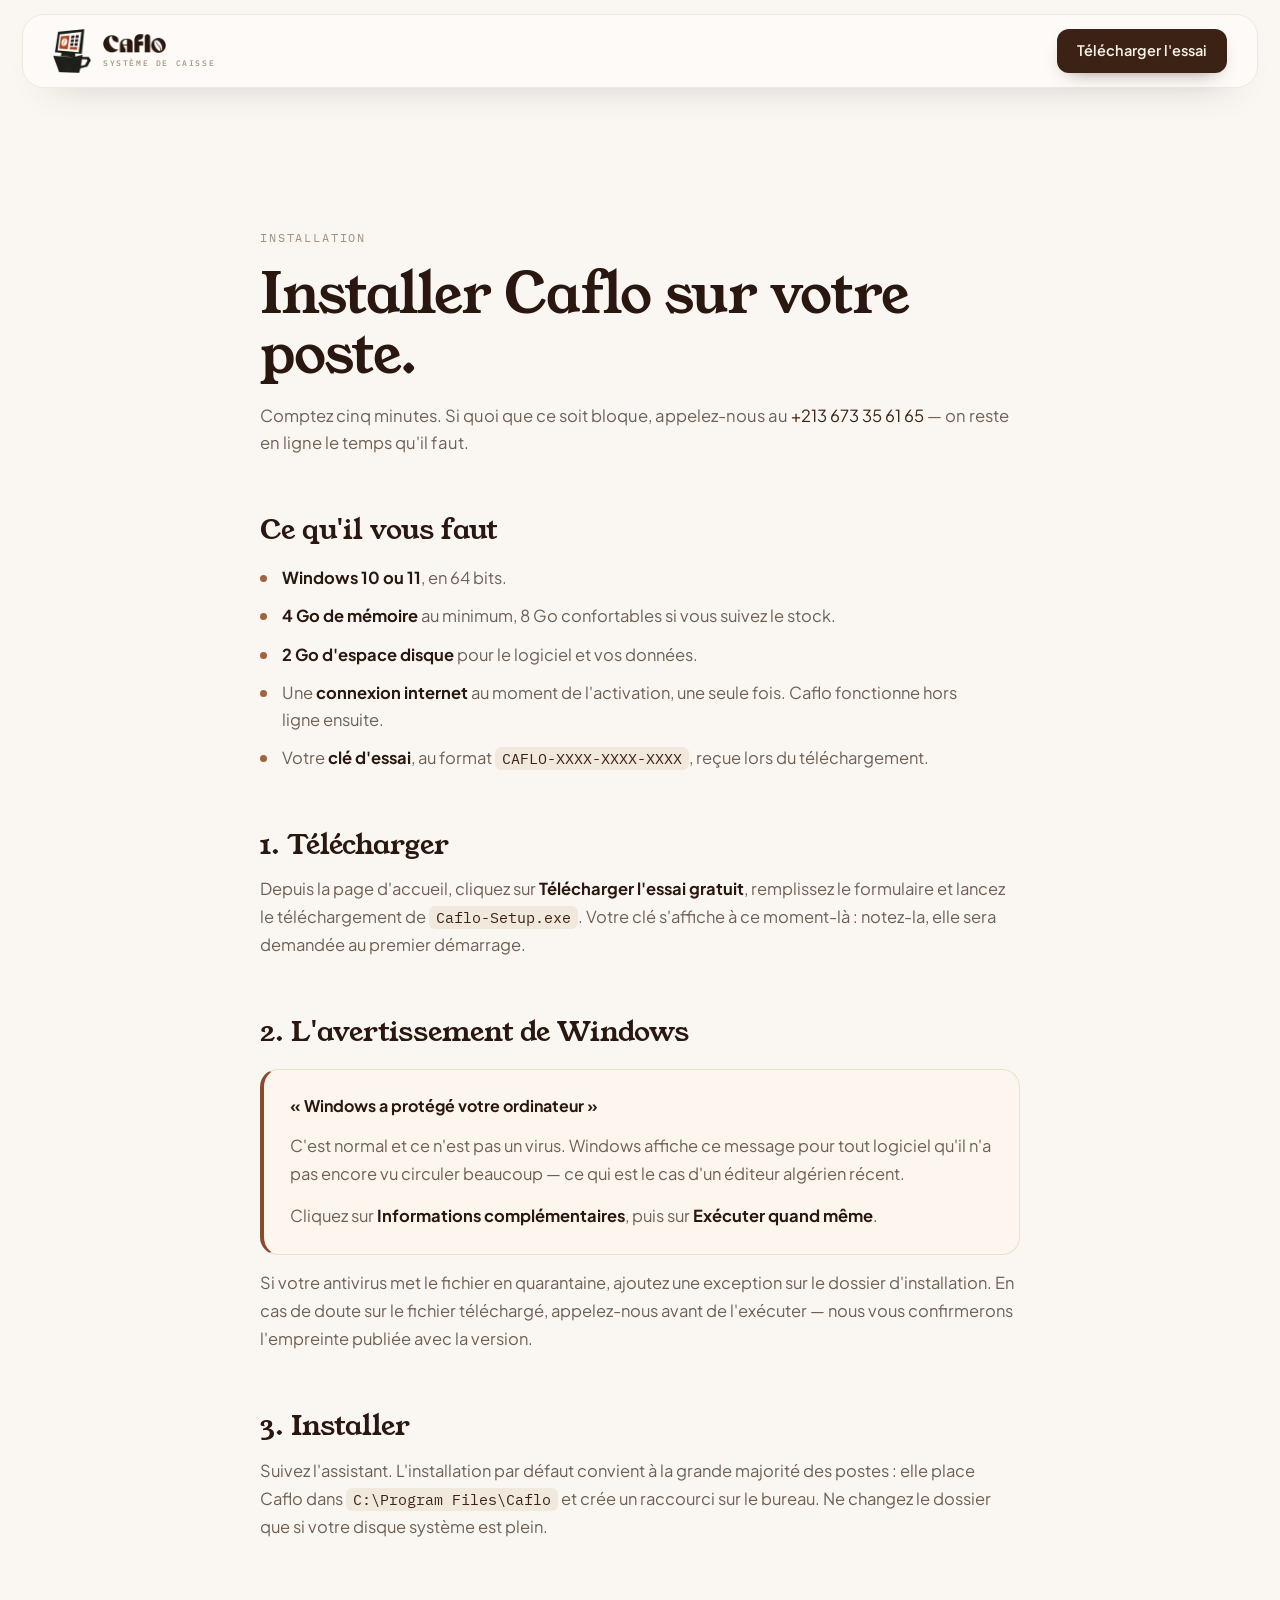
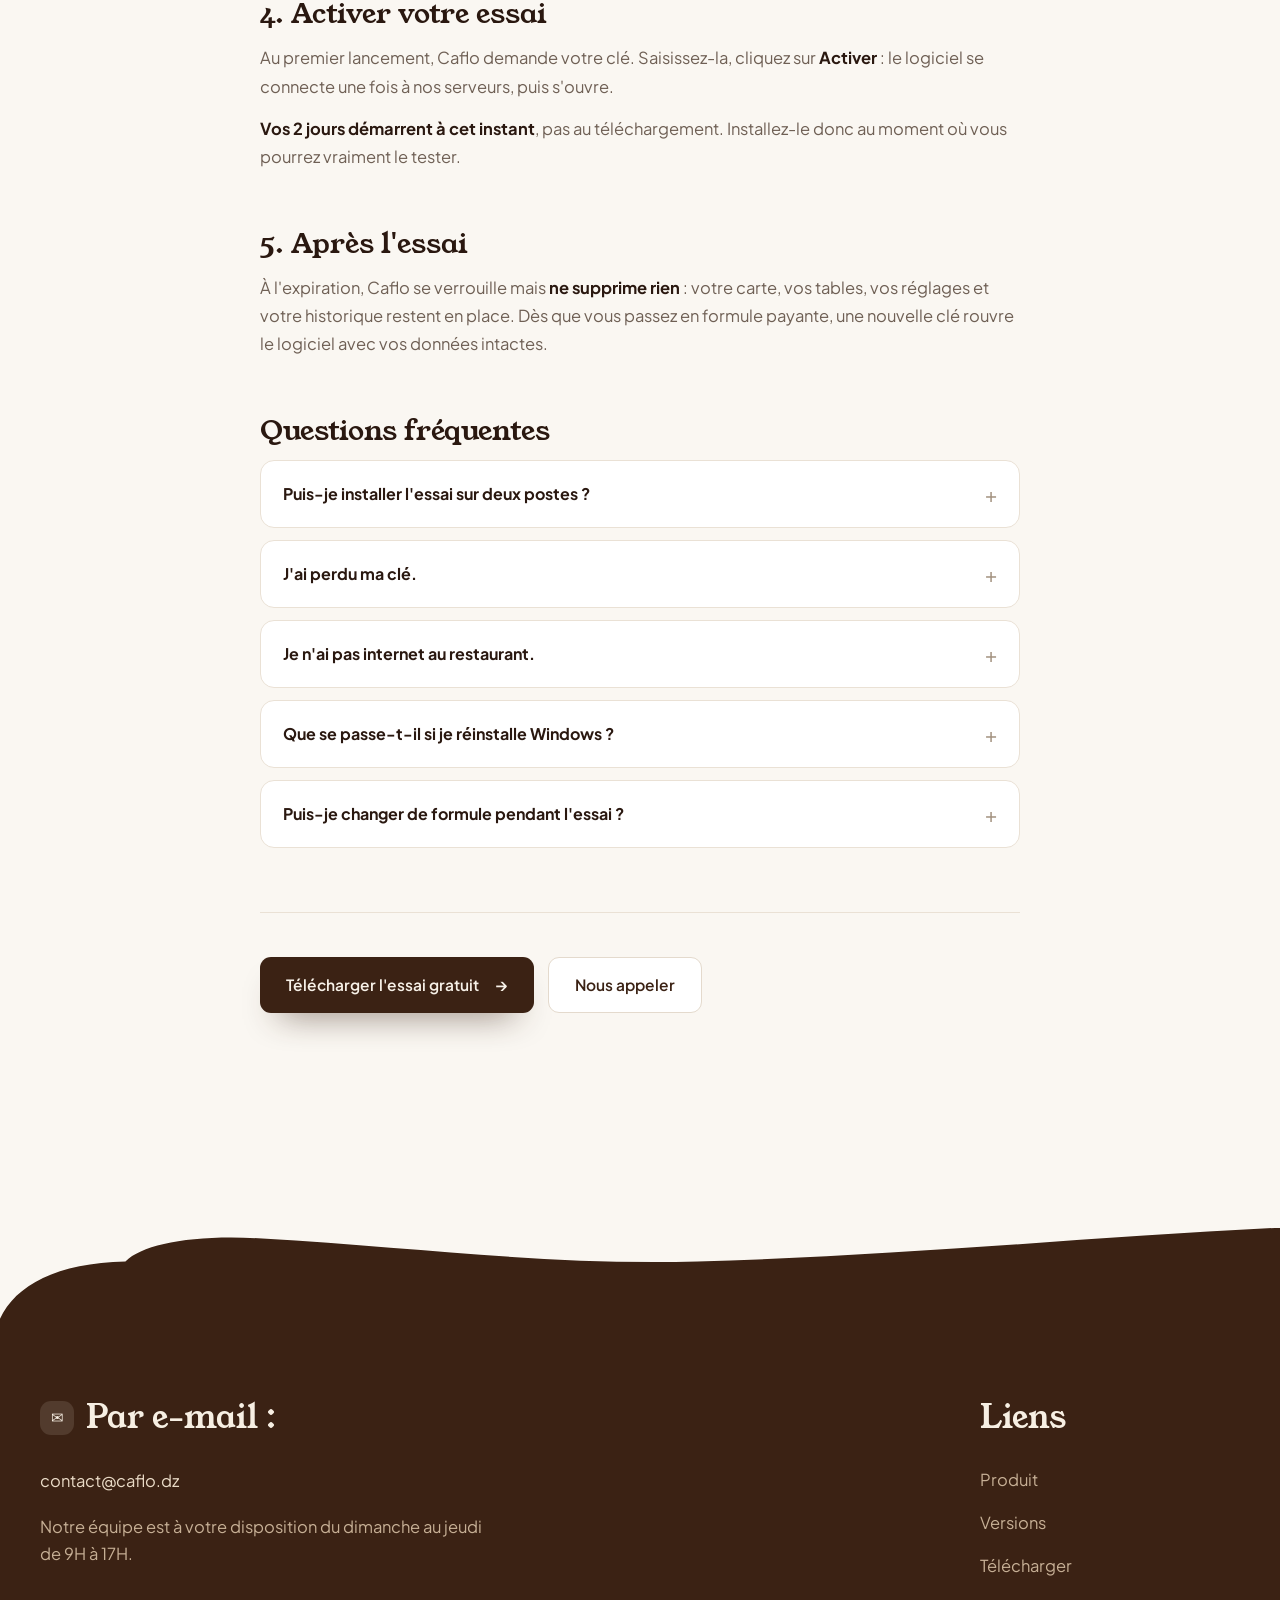
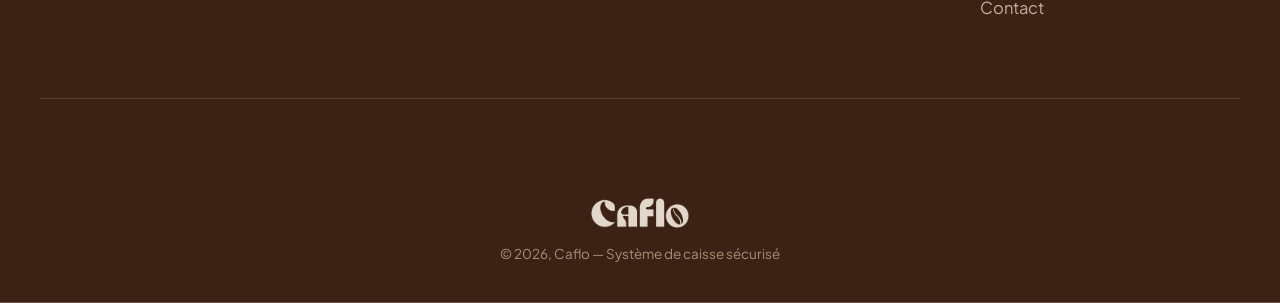
<file: installer.html>
<!DOCTYPE html>
<html lang="fr">
<head>
<meta charset="utf-8">
<meta name="viewport" content="width=device-width, initial-scale=1">
<title>Installer Caflo — guide pas à pas</title>
<meta name="description" content="Comment télécharger, installer et activer Caflo sur un poste Windows : prérequis, avertissement SmartScreen, saisie de la clé d'essai.">
<meta name="theme-color" content="#3B2214">
<link rel="canonical" href="https://caflo.dz/installer.html">

<meta property="og:type" content="article">
<meta property="og:site_name" content="Caflo">
<meta property="og:locale" content="fr_FR">
<meta property="og:title" content="Installer Caflo — guide pas à pas">
<meta property="og:description" content="Prérequis, installation, avertissement Windows et activation de votre essai de 2 jours.">
<meta property="og:url" content="https://caflo.dz/installer.html">
<meta property="og:image" content="https://caflo.dz/img/og-image.jpg">

<link rel="icon" href="img/favicon-32.png" sizes="32x32" type="image/png">
<link rel="apple-touch-icon" href="img/favicon-180.png">
<link rel="manifest" href="site.webmanifest">

<link rel="preconnect" href="https://fonts.googleapis.com">
<link rel="preconnect" href="https://fonts.gstatic.com" crossorigin>
<link href="https://fonts.googleapis.com/css2?family=Young+Serif&family=Plus+Jakarta+Sans:wght@400;500;600;700;800&family=IBM+Plex+Mono:wght@400;500&display=swap" rel="stylesheet">
<link rel="stylesheet" href="styles.css">
<noscript><style>[data-reveal]{opacity:1!important;transform:none!important}.preloader{display:none!important}</style></noscript>
</head>
<body>

<a class="skip-link" href="#contenu">Aller au contenu</a>

<div class="page">

  <header class="header">
    <div class="header__bar">
      <a class="brand" href="index.html" aria-label="Caflo — accueil">
        <img class="brand__mark" src="img/caflo-mark.webp" alt="" width="160" height="184">
        <span class="brand__text">
          <img class="brand__wordmark" src="img/caflo-wordmark-dark.webp" alt="Caflo" width="520" height="158">
          <span class="brand__tagline">Système de caisse</span>
        </span>
      </a>
      <div class="header__actions">
        <a class="btn btn--dark btn--sm" href="index.html#telecharger">Télécharger l'essai</a>
      </div>
    </div>
  </header>

  <main id="contenu">
    <article class="section doc">
      <div class="doc__wrap">

        <p class="kicker">Installation</p>
        <h1 class="h2">Installer Caflo sur votre poste.</h1>
        <p class="lede">Comptez cinq minutes. Si quoi que ce soit bloque, appelez-nous au
          <a href="tel:+213673356165">+213 673 35 61 65</a> — on reste en ligne le temps qu'il faut.</p>

        <h2 class="doc__h2">Ce qu'il vous faut</h2>
        <ul class="doc__liste">
          <li><strong>Windows 10 ou 11</strong>, en 64 bits.</li>
          <li><strong>4 Go de mémoire</strong> au minimum, 8 Go confortables si vous suivez le stock.</li>
          <li><strong>2 Go d'espace disque</strong> pour le logiciel et vos données.</li>
          <li>Une <strong>connexion internet</strong> au moment de l'activation, une seule fois. Caflo fonctionne hors ligne ensuite.</li>
          <li>Votre <strong>clé d'essai</strong>, au format <code>CAFLO-XXXX-XXXX-XXXX</code>, reçue lors du téléchargement.</li>
        </ul>

        <h2 class="doc__h2">1. Télécharger</h2>
        <p class="doc__p">Depuis la page d'accueil, cliquez sur <strong>Télécharger l'essai gratuit</strong>,
          remplissez le formulaire et lancez le téléchargement de <code>Caflo-Setup.exe</code>.
          Votre clé s'affiche à ce moment-là : notez-la, elle sera demandée au premier démarrage.</p>

        <h2 class="doc__h2">2. L'avertissement de Windows</h2>
        <div class="doc__encart">
          <p class="doc__encart-titre">« Windows a protégé votre ordinateur »</p>
          <p class="doc__p">C'est normal et ce n'est pas un virus. Windows affiche ce message pour
            tout logiciel qu'il n'a pas encore vu circuler beaucoup — ce qui est le cas d'un
            éditeur algérien récent.</p>
          <p class="doc__p">Cliquez sur <strong>Informations complémentaires</strong>, puis sur
            <strong>Exécuter quand même</strong>.</p>
        </div>
        <p class="doc__p">Si votre antivirus met le fichier en quarantaine, ajoutez une exception
          sur le dossier d'installation. En cas de doute sur le fichier téléchargé, appelez-nous
          avant de l'exécuter — nous vous confirmerons l'empreinte publiée avec la version.</p>

        <h2 class="doc__h2">3. Installer</h2>
        <p class="doc__p">Suivez l'assistant. L'installation par défaut convient à la grande majorité
          des postes : elle place Caflo dans <code>C:\Program Files\Caflo</code> et crée un raccourci
          sur le bureau. Ne changez le dossier que si votre disque système est plein.</p>

        <h2 class="doc__h2">4. Activer votre essai</h2>
        <p class="doc__p">Au premier lancement, Caflo demande votre clé. Saisissez-la, cliquez sur
          <strong>Activer</strong> : le logiciel se connecte une fois à nos serveurs, puis s'ouvre.</p>
        <p class="doc__p"><strong>Vos 2 jours démarrent à cet instant</strong>, pas au téléchargement.
          Installez-le donc au moment où vous pourrez vraiment le tester.</p>

        <h2 class="doc__h2">5. Après l'essai</h2>
        <p class="doc__p">À l'expiration, Caflo se verrouille mais <strong>ne supprime rien</strong> :
          votre carte, vos tables, vos réglages et votre historique restent en place. Dès que vous
          passez en formule payante, une nouvelle clé rouvre le logiciel avec vos données intactes.</p>

        <h2 class="doc__h2">Questions fréquentes</h2>

        <details class="faq">
          <summary>Puis-je installer l'essai sur deux postes ?</summary>
          <p>Non, une clé est liée au premier poste qui l'active. Pour tester la synchronisation
            multi-poste, appelez-nous : on vous ouvre un essai adapté.</p>
        </details>

        <details class="faq">
          <summary>J'ai perdu ma clé.</summary>
          <p>Redemandez-la avec le même numéro de téléphone depuis la page de téléchargement :
            le site vous renvoie la même clé.</p>
        </details>

        <details class="faq">
          <summary>Je n'ai pas internet au restaurant.</summary>
          <p>Seule l'activation en a besoin. Vous pouvez activer Caflo en partageant la connexion
            de votre téléphone quelques secondes, puis travailler hors ligne.</p>
        </details>

        <details class="faq">
          <summary>Que se passe-t-il si je réinstalle Windows ?</summary>
          <p>Le poste est vu comme neuf. Contactez-nous, nous réémettons une clé — et pensez à
            sauvegarder vos données avant toute réinstallation.</p>
        </details>

        <details class="faq">
          <summary>Puis-je changer de formule pendant l'essai ?</summary>
          <p>Oui. C'est le même logiciel pour les quatre formules : une nouvelle clé débloque les
            modules correspondants, sans réinstallation.</p>
        </details>

        <div class="doc__cta">
          <a class="btn btn--dark" href="index.html#telecharger">Télécharger l'essai gratuit <span class="btn__arrow" aria-hidden="true">→</span></a>
          <a class="btn btn--light" href="tel:+213673356165">Nous appeler</a>
        </div>

      </div>
    </article>
  </main>

  <div class="footer-shell">
    <svg width="0" height="0" class="svg-defs" aria-hidden="true" focusable="false"><defs>
      <clipPath id="caflo-footer-clip" clipPathUnits="objectBoundingBox"><path d="M0,0.135 C0.012,0.085 0.045,0.052 0.098,0.050 C0.112,0.024 0.150,0.010 0.205,0.016 C0.330,0.030 0.430,0.056 0.545,0.050 C0.700,0.042 0.850,0.014 1,0 L1,1 L0,1 Z"></path></clipPath>
    </defs></svg>
    <footer class="footer">
      <div class="wrap footer__top">
        <div class="footer__col footer__col--wide">
          <h2 class="footer__h"><span class="footer__icon" aria-hidden="true">✉</span> Par e-mail :</h2>
          <div class="footer__block">
            <a class="footer__mail" href="mailto:contact@caflo.dz">contact@caflo.dz</a>
            <p>Notre équipe est à votre disposition du dimanche au jeudi de 9H à 17H.</p>
          </div>
        </div>
        <div class="footer__col">
          <h2 class="footer__h">Liens</h2>
          <nav class="footer__links" aria-label="Liens de pied de page">
            <a href="index.html#produit">Produit</a>
            <a href="index.html#versions">Versions</a>
            <a href="index.html#telecharger">Télécharger</a>
            <a href="index.html#contact">Contact</a>
          </nav>
        </div>
      </div>
      <div class="footer__bottom">
        <div class="footer__sign">
          <img src="img/caflo-wordmark-light.webp" alt="Caflo" width="520" height="158" loading="lazy">
          <p>© <span id="year">2026</span>, Caflo — Système de caisse sécurisé</p>
        </div>
      </div>
    </footer>
  </div>

</div>

<script src="main.js" defer></script>
</body>
</html>
</file>
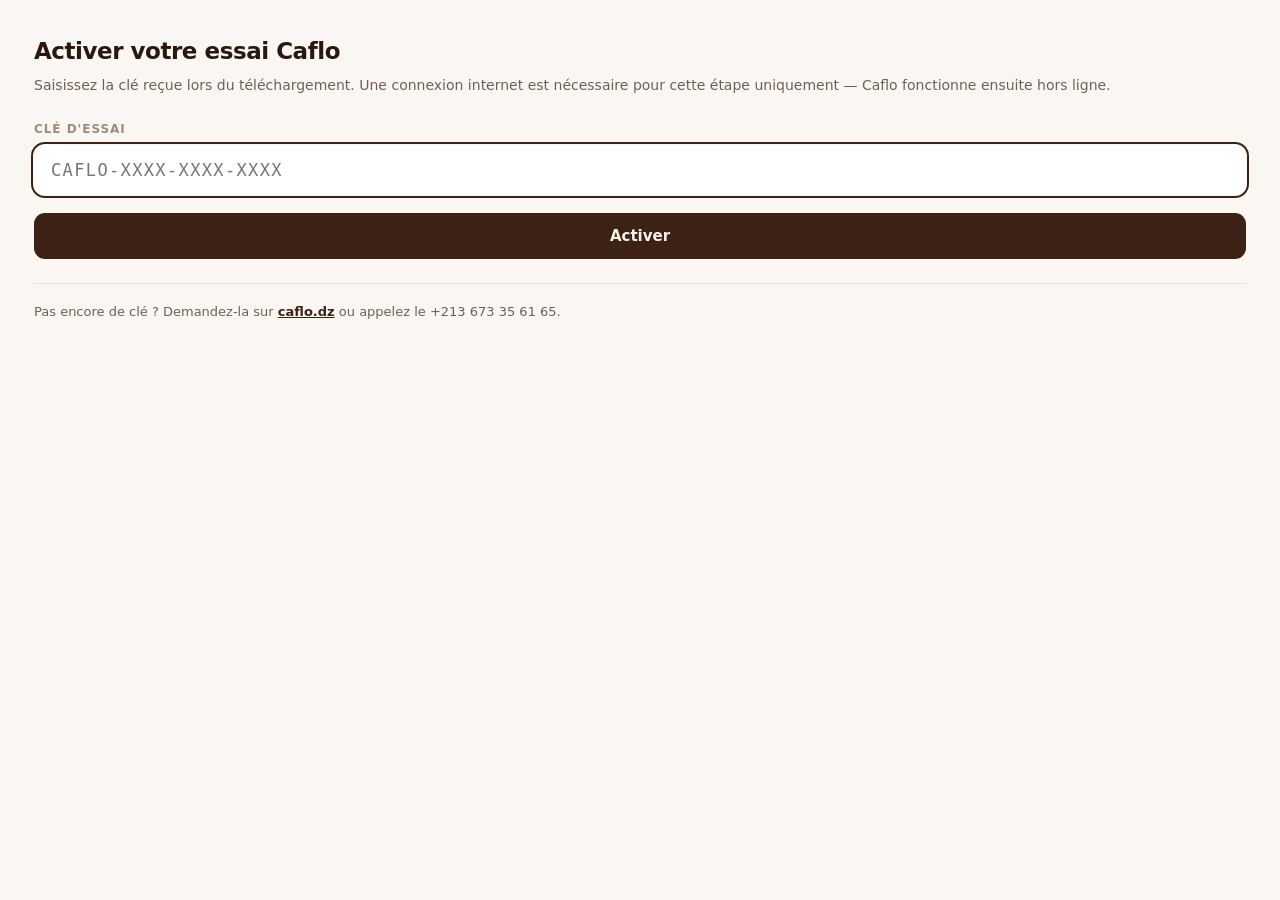
<file: integration-electron/activation.html>
<!DOCTYPE html>
<html lang="fr">
<head>
<meta charset="utf-8">
<title>Activer Caflo</title>
<style>
  :root { --ink:#2A1810; --ink2:#3B2214; --cream:#FAF7F2; --line:#EAE1D5; --muted:#6F6055; --rouge:#A63C28; --vert:#5E7C4C; }
  * { box-sizing:border-box; }
  body {
    margin:0; padding:38px 34px; background:var(--cream); color:var(--ink);
    font-family:'Segoe UI', system-ui, sans-serif; -webkit-font-smoothing:antialiased;
    user-select:none;
  }
  h1 { margin:0; font-size:23px; font-weight:700; letter-spacing:-0.02em; }
  p  { margin:10px 0 0; font-size:14px; line-height:1.6; color:var(--muted); }
  label { display:block; margin-top:26px; font-size:12px; font-weight:700; letter-spacing:.08em; text-transform:uppercase; color:#9C8B7C; }
  input {
    width:100%; margin-top:9px; padding:14px 16px;
    border:1px solid var(--line); border-radius:11px; background:#fff;
    font-family:'Consolas', ui-monospace, monospace; font-size:17px; letter-spacing:.08em;
    text-transform:uppercase; color:var(--ink); user-select:text;
  }
  input:focus { outline:2px solid var(--ink2); outline-offset:1px; border-color:transparent; }
  button {
    width:100%; margin-top:18px; padding:14px 20px; border:0; border-radius:11px;
    background:var(--ink2); color:#F7F1E8; font-size:15px; font-weight:600;
    font-family:inherit; cursor:pointer;
  }
  button:hover:not(:disabled) { background:#2E1A0F; }
  button:disabled { opacity:.55; cursor:default; }
  .message { margin-top:16px; padding:13px 15px; border-radius:10px; font-size:13.5px; line-height:1.5; display:none; }
  .message.visible { display:block; }
  .message.erreur { background:#FBEDEA; color:var(--rouge); }
  .message.succes { background:#EDF3E9; color:var(--vert); }
  .aide { margin-top:24px; padding-top:20px; border-top:1px solid var(--line); font-size:13px; color:var(--muted); }
  .aide a { color:var(--ink2); font-weight:600; }
</style>
</head>
<body>
  <h1>Activer votre essai Caflo</h1>
  <p>Saisissez la clé reçue lors du téléchargement. Une connexion internet est
     nécessaire pour cette étape uniquement — Caflo fonctionne ensuite hors ligne.</p>

  <label for="cle">Clé d'essai</label>
  <input id="cle" type="text" placeholder="CAFLO-XXXX-XXXX-XXXX" maxlength="22"
         autocomplete="off" spellcheck="false" autofocus>

  <button id="valider" type="button">Activer</button>

  <div class="message" id="message" role="status" aria-live="polite"></div>

  <div class="aide">
    Pas encore de clé ? Demandez-la sur <a href="#" id="lien-site">caflo.dz</a>
    ou appelez le +213 673 35 61 65.
  </div>

<script>
  const champ = document.getElementById('cle');
  const bouton = document.getElementById('valider');
  const message = document.getElementById('message');

  // Formatage à la saisie : CAFLO-XXXX-XXXX-XXXX
  champ.addEventListener('input', () => {
    let brut = champ.value.toUpperCase().replace(/[^A-Z0-9]/g, '');
    if (brut.startsWith('CAFLO')) brut = brut.slice(5);
    const morceaux = brut.match(/.{1,4}/g)?.slice(0, 3) ?? [];
    champ.value = morceaux.length ? 'CAFLO-' + morceaux.join('-') : '';
  });

  champ.addEventListener('keydown', e => { if (e.key === 'Enter') bouton.click(); });

  function afficher(texte, type) {
    message.textContent = texte;
    message.className = 'message visible ' + type;
  }

  bouton.addEventListener('click', async () => {
    bouton.disabled = true;
    bouton.textContent = 'Activation…';
    message.className = 'message';

    // Exposé par le preload : contextBridge.exposeInMainWorld('caflo', { activer })
    const resultat = await window.caflo.activer(champ.value);

    if (resultat.ok) {
      afficher(`Essai activé — formule ${resultat.formule}, ${resultat.heuresRestantes} h restantes. Ouverture de Caflo…`, 'succes');
      setTimeout(() => window.caflo.terminer(), 1600);
    } else {
      afficher(resultat.message, 'erreur');
      bouton.disabled = false;
      bouton.textContent = 'Activer';
    }
  });

  document.getElementById('lien-site').addEventListener('click', e => {
    e.preventDefault();
    window.caflo.ouvrirSite();
  });
</script>
</body>
</html>
</file>
<file: styles.css>
/* =========================================================
   Caflo — site vitrine
   ========================================================= */

:root {
  /* Couleurs */
  --cream:        #FAF7F2;
  --cream-2:      #F5F0E8;
  --cream-3:      #F1E9DD;
  --white:        #FFFFFF;
  --ink:          #2A1810;
  --ink-2:        #3B2214;
  --ink-3:        #2E1A0F;
  --ink-4:        #241209;
  --muted:        #6F6055;
  --muted-2:      #7A6858;
  --muted-3:      #8E7C6C;
  --muted-4:      #A2917F;
  --line:         #EAE1D5;
  --line-2:       #EFE7DC;
  --line-3:       #F0E9DF;
  --accent:       #8C4A2C;
  --copper:       #A0633F;
  --gold:         #E3D3AE;
  --green:        #5E7C4C;
  --red:          #A63C28;
  --on-dark:      #F5EBDD;
  --on-dark-2:    #F7EFE3;
  --on-dark-mute: #C6AF95;
  --on-dark-mute2:#B49A7D;
  --on-dark-mute3:#A98F74;

  /* Rythme */
  --wrap:      1240px;
  --wrap-wide: 1420px;
  --gutter:    clamp(20px, 4vw, 40px);
  --section-y: clamp(90px, 11vw, 150px);
  --ease:      cubic-bezier(.2, .7, .2, 1);
}

/* ---------------------------------------------------------
   Base
   --------------------------------------------------------- */
*, *::before, *::after { box-sizing: border-box; }

html { scroll-behavior: smooth; scroll-padding-top: 110px; }

body {
  margin: 0;
  background: var(--cream);
  color: var(--ink);
  font-family: 'Plus Jakarta Sans', system-ui, -apple-system, Segoe UI, sans-serif;
  font-size: 16px;
  line-height: 1.5;
  -webkit-font-smoothing: antialiased;
  text-wrap: pretty;
}

img, svg { max-width: 100%; }
img { height: auto; }

a { color: var(--ink-2); text-decoration: none; transition: color .2s ease; }
a:hover { color: var(--accent); }

button { font: inherit; color: inherit; }

h1, h2, h3, h4, p, figure, blockquote, ul { margin: 0; }
ul { padding: 0; list-style: none; }

::selection { background: var(--gold); color: var(--ink); }

:focus-visible {
  outline: 2px solid var(--accent);
  outline-offset: 3px;
  border-radius: 6px;
}

.page { width: 100%; overflow-x: hidden; background: var(--cream); }
.wrap { width: 100%; max-width: var(--wrap); margin-inline: auto; }
.svg-defs { position: absolute; width: 0; height: 0; }

.skip-link {
  position: absolute; left: -9999px; top: 0; z-index: 300;
  padding: 12px 18px; background: var(--ink-2); color: var(--on-dark-2);
  border-radius: 0 0 12px 0; font-weight: 600;
}
.skip-link:focus { left: 0; color: var(--on-dark-2); }

/* ---------------------------------------------------------
   Typographie partagée
   --------------------------------------------------------- */
.kicker {
  font-family: 'IBM Plex Mono', ui-monospace, monospace;
  font-size: 11.5px;
  letter-spacing: .16em;
  text-transform: uppercase;
  color: var(--muted-4);
}
.kicker--light { color: var(--on-dark-mute2); }

.h2 {
  margin-top: 18px;
  font-family: 'Young Serif', Georgia, serif;
  font-weight: 400;
  font-size: clamp(32px, 4.4vw, 56px);
  line-height: 1.08;
  letter-spacing: -.02em;
  color: var(--ink);
}
.h2--sm { font-size: clamp(30px, 3.8vw, 48px); line-height: 1.1; }
.h2--light { color: var(--on-dark-2); }

.h3 {
  margin-top: 20px;
  font-family: 'Young Serif', Georgia, serif;
  font-weight: 400;
  font-size: clamp(26px, 3vw, 38px);
  line-height: 1.12;
  letter-spacing: -.02em;
  color: var(--ink);
}

.lede {
  margin-top: 18px;
  max-width: 560px;
  font-size: clamp(16.5px, 1.3vw, 17.5px);
  line-height: 1.62;
  color: var(--muted);
}

.body { margin-top: 16px; font-size: 17px; line-height: 1.62; color: var(--muted); }
.accent { color: var(--accent); }

.tag {
  display: inline-flex;
  padding: 6px 12px;
  border-radius: 999px;
  background: var(--cream-3);
  color: var(--muted-2);
  font-size: 12px;
  font-weight: 700;
  letter-spacing: .04em;
  text-transform: uppercase;
}

.section { padding: var(--section-y) var(--gutter) 0; }
.section--bleed { padding-inline: 0; }
.section__head { max-width: 760px; }

/* ---------------------------------------------------------
   Boutons
   --------------------------------------------------------- */
.btn {
  display: inline-flex;
  align-items: center;
  gap: 16px;
  padding: 15px 26px;
  border-radius: 11px;
  font-size: 15.5px;
  font-weight: 600;
  white-space: nowrap;
  transition: background .2s ease, transform .2s ease, color .2s ease, border-color .2s ease;
}
.btn__arrow { font-size: 17px; }

.btn--dark {
  background: var(--ink-2);
  color: #F7F1E8;
  box-shadow: 0 18px 34px -20px rgba(59, 34, 20, .85);
}
.btn--dark:hover { background: var(--ink-3); color: #F7F1E8; transform: translateY(-1px); }

.btn--light {
  background: var(--white);
  border: 1px solid #E4DACD;
  color: var(--ink-2);
}
.btn--light:hover { background: var(--cream-2); color: var(--ink-2); }

.btn--sm { padding: 11px 20px; font-size: 14.5px; border-radius: 12px; gap: 8px; box-shadow: 0 8px 20px -12px rgba(59, 34, 20, .7); }

.btn--cream { padding: 16px 30px; border-radius: 14px; background: #F7F1E8; color: var(--ink); font-weight: 700; }
.btn--cream:hover { background: var(--white); color: var(--ink); }

.btn--ghost {
  padding: 16px 30px; border-radius: 14px;
  border: 1px solid rgba(245, 235, 221, .28);
  color: var(--on-dark);
}
.btn--ghost:hover { background: rgba(245, 235, 221, .1); color: var(--on-dark); }

/* ---------------------------------------------------------
   Préchargeur
   --------------------------------------------------------- */
.preloader {
  position: fixed;
  inset: 0;
  z-index: 200;
  display: flex;
  align-items: center;
  justify-content: center;
  background: var(--ink-3);
  animation: caflo-preload-out .75s var(--ease) 2.3s forwards;
}
.preloader__mark { position: relative; width: min(320px, 46vw); }
.preloader__ghost { display: block; width: 100%; opacity: .26; }
.preloader__fill {
  position: absolute; left: 0; right: 0; bottom: 0;
  height: 0; overflow: hidden;
  animation: caflo-preload-fill 2.15s cubic-bezier(.65, 0, .25, 1) .25s forwards;
}
.preloader__fill img { position: absolute; left: 0; bottom: 0; width: 100%; }
.preloader.is-done { display: none; }

/* ---------------------------------------------------------
   Header
   --------------------------------------------------------- */
.header {
  position: sticky;
  top: 0;
  z-index: 60;
  padding: 14px clamp(12px, 2vw, 22px) 0;
}
.header__bar {
  max-width: var(--wrap-wide);
  margin-inline: auto;
  padding: 14px clamp(18px, 2.4vw, 30px);
  display: flex;
  align-items: center;
  justify-content: space-between;
  gap: 24px;
  border-radius: 22px;
  border: 1px solid var(--line-2);
  background: rgba(253, 251, 248, .88);
  backdrop-filter: blur(18px);
  -webkit-backdrop-filter: blur(18px);
  box-shadow: 0 18px 40px -30px rgba(46, 26, 15, .45);
  transition: box-shadow .3s ease;
}
.header.is-stuck .header__bar { box-shadow: 0 22px 46px -26px rgba(46, 26, 15, .55); }

.brand { display: flex; align-items: center; gap: 12px; }
.brand__mark { display: block; width: 38px; height: auto; }
.brand__text { display: flex; flex-direction: column; align-items: flex-start; gap: 6px; }
.brand__wordmark { display: block; height: 19px; width: auto; }
.brand__tagline {
  font-family: 'IBM Plex Mono', ui-monospace, monospace;
  font-size: 8px; line-height: 1; letter-spacing: .2em; font-weight: 500;
  text-transform: uppercase; color: #A2917F; white-space: nowrap;
}

.nav { display: flex; align-items: center; gap: 2px; }
.nav__link {
  padding: 9px 12px;
  border-radius: 999px;
  font-size: 14px;
  font-weight: 500;
  color: #5C4B3E;
  transition: background .2s ease, color .2s ease;
}
.nav__link:hover, .nav__link.is-current { background: #F0E9DF; color: var(--ink); }

.header__actions { display: flex; align-items: center; gap: 10px; flex: 0 0 auto; }

.burger {
  display: none;
  width: 44px; height: 44px;
  padding: 0;
  border: 1px solid var(--line);
  border-radius: 12px;
  background: var(--white);
  cursor: pointer;
  flex-direction: column;
  align-items: center;
  justify-content: center;
  gap: 5px;
}
.burger span {
  display: block; width: 18px; height: 2px; border-radius: 2px;
  background: var(--ink-2);
  transition: transform .25s var(--ease), opacity .2s ease;
}
.burger[aria-expanded="true"] span:nth-child(1) { transform: translateY(7px) rotate(45deg); }
.burger[aria-expanded="true"] span:nth-child(2) { opacity: 0; }
.burger[aria-expanded="true"] span:nth-child(3) { transform: translateY(-7px) rotate(-45deg); }

/* Menu mobile */
.mobile-menu {
  position: fixed;
  inset: 92px clamp(12px, 2vw, 22px) auto;
  z-index: 59;
  padding: 18px;
  border-radius: 22px;
  border: 1px solid var(--line-2);
  background: rgba(253, 251, 248, .97);
  backdrop-filter: blur(18px);
  -webkit-backdrop-filter: blur(18px);
  box-shadow: 0 30px 60px -30px rgba(46, 26, 15, .5);
  transform-origin: top center;
  animation: caflo-menu-in .25s var(--ease);
}
.mobile-menu[hidden] { display: none; }
.mobile-menu__nav { display: flex; flex-direction: column; }
.mobile-menu__nav a {
  padding: 14px 12px;
  border-radius: 12px;
  font-size: 17px;
  font-weight: 600;
  color: #4A392D;
}
.mobile-menu__nav a:hover { background: #F0E9DF; color: var(--ink); }
.mobile-menu__foot {
  margin-top: 14px;
  padding-top: 16px;
  border-top: 1px solid var(--line);
  display: flex;
  flex-direction: column;
  gap: 12px;
  align-items: stretch;
}
.mobile-menu__foot .btn { justify-content: center; }
.mobile-menu__tel {
  text-align: center;
  font-family: 'IBM Plex Mono', ui-monospace, monospace;
  font-size: 14px;
  color: var(--muted-2);
}

/* ---------------------------------------------------------
   Hero
   --------------------------------------------------------- */
.hero {
  position: relative;
  display: flex;
  align-items: center;
  min-height: calc(100vh - 92px);
  overflow: hidden;
  padding: clamp(34px, 4vw, 64px) clamp(16px, 2.4vw, 30px);
}
.hero__glow {
  position: absolute;
  top: -160px; right: -140px;
  width: min(1000px, 95vw); height: 680px;
  background: radial-gradient(ellipse at center, rgba(227, 211, 174, .42), rgba(250, 247, 242, 0) 68%);
  pointer-events: none;
}
.hero__inner {
  position: relative;
  width: 100%;
  max-width: var(--wrap-wide);
  margin-inline: auto;
  display: flex;
  flex-wrap: wrap;
  align-items: center;
  justify-content: space-between;
  gap: clamp(28px, 3vw, 48px);
}

.hero__copy { flex: 0 1 500px; min-width: 300px; padding-left: clamp(2px, .8vw, 16px); }

.pill {
  display: inline-flex;
  align-items: center;
  gap: 11px;
  padding: 9px 20px;
  border-radius: 999px;
  background: var(--white);
  border: 1px solid #EAE1D5;
  font-size: 13.5px;
  font-weight: 500;
  color: var(--muted);
  white-space: nowrap;
  box-shadow: 0 2px 10px -6px rgba(58, 33, 19, .25);
}
.pill__dot {
  flex: 0 0 auto;
  width: 9px; height: 9px; border-radius: 50%;
  background: var(--accent);
  animation: caflo-pulse 2.4s ease-in-out infinite;
}

.hero__title {
  margin-top: 26px;
  font-family: 'Young Serif', Georgia, serif;
  font-weight: 400;
  font-size: clamp(38px, 4.9vw, 66px);
  line-height: 1.06;
  letter-spacing: -.025em;
  color: var(--ink);
}
.hero__lede {
  margin-top: 22px;
  max-width: 440px;
  font-size: clamp(16px, 1.25vw, 18px);
  line-height: 1.62;
  color: var(--muted);
}
.hero__cta { margin-top: 34px; display: flex; flex-wrap: wrap; gap: 14px; }

.hero__visual {
  position: relative;
  z-index: 2;
  flex: 1 1 560px;
  min-width: 300px;
  max-width: 740px;
  margin-inline: auto;
  margin-right: clamp(8px, 2.2vw, 34px);
}
.hero__visual-glow {
  position: absolute;
  inset: -16% -12% -10%;
  background: radial-gradient(ellipse at 52% 42%, rgba(227, 211, 174, .5), rgba(250, 247, 242, 0) 68%);
  pointer-events: none;
}
.hero__stage { position: relative; padding-bottom: 13.4%; }
.hero__shadow {
  position: absolute;
  z-index: 1;
  left: 4%; right: 4%; bottom: -3%;
  height: 8%;
  border-radius: 50%;
  background: radial-gradient(ellipse at 50% 50%, rgba(92, 62, 38, .22), rgba(92, 62, 38, .08) 48%, rgba(250, 247, 242, 0) 74%);
  filter: blur(15px);
  pointer-events: none;
}
.hero__shot {
  position: relative;
  z-index: 2;
  display: block;
  width: 100%;
  animation: caflo-in 1.1s var(--ease) .15s both;
}

/* Cartes flottantes */
.floaters { display: contents; }
.floater {
  position: absolute;
  z-index: 6;
  display: flex;
  align-items: center;
  gap: 12px;
  border-radius: 12px;
  background: var(--white);
  border: 1px solid var(--line);
  box-shadow: 0 18px 32px -22px rgba(46, 26, 15, .5);
}
.floater--a {
  top: -1.5%; right: -1%;
  padding: 10px 12px 10px 15px;
  box-shadow: 0 22px 40px -24px rgba(46, 26, 15, .55);
  animation: caflo-card-in .9s var(--ease) .75s both, caflo-float 7.6s ease-in-out 1.9s infinite;
}
.floater--b {
  top: 58%; left: -3%;
  padding: 11px 16px;
  gap: 9px;
  animation: caflo-card-in .9s var(--ease) .95s both, caflo-float 6.8s ease-in-out 1.1s infinite;
}
.floater--c {
  top: 66%; right: 4%;
  padding: 11px 16px;
  gap: 9px;
  animation: caflo-card-in .9s var(--ease) 1.15s both, caflo-float 8.2s ease-in-out .8s infinite;
}
.floater__label { font-size: 8.5px; letter-spacing: .12em; font-weight: 700; color: #9C8B7C; text-transform: uppercase; }
.floater__value { margin-top: 5px; display: flex; align-items: baseline; gap: 7px; }
.floater__amount { font-size: 19px; font-weight: 800; color: var(--ink); white-space: nowrap; }
.floater__meta { font-size: 9.5px; font-weight: 700; color: var(--muted-3); }
.floater__icon {
  flex: 0 0 auto;
  width: 26px; height: 26px; border-radius: 50%;
  background: #F4EDE3;
  display: flex; align-items: center; justify-content: center;
  color: var(--muted);
}
.floater__dot { flex: 0 0 auto; width: 8px; height: 8px; border-radius: 50%; }
.floater__dot--green { background: var(--green); animation: caflo-pulse 2.6s ease-in-out infinite; }
.floater__dot--red { background: var(--red); }
.floater__title { font-size: 12px; font-weight: 700; color: var(--ink); white-space: nowrap; }
.floater__sub { margin-top: 2px; font-size: 10px; color: var(--muted-3); white-space: nowrap; }

/* ---------------------------------------------------------
   Bandeau clients
   --------------------------------------------------------- */
.proof {
  margin-top: clamp(40px, 5vw, 72px);
  background: var(--ink-2);
  padding: clamp(40px, 4.4vw, 58px) 0;
}
.proof__kicker {
  max-width: 1100px;
  margin-inline: auto;
  padding-inline: var(--gutter);
  text-align: center;
  font-family: 'IBM Plex Mono', ui-monospace, monospace;
  font-size: 11.5px;
  letter-spacing: .16em;
  text-transform: uppercase;
  color: #A08A72;
}
.marquee {
  margin-top: 26px;
  position: relative;
  overflow: hidden;
  -webkit-mask-image: linear-gradient(90deg, transparent, #000 12%, #000 88%, transparent);
  mask-image: linear-gradient(90deg, transparent, #000 12%, #000 88%, transparent);
}
.marquee__track { display: flex; width: max-content; animation: caflo-marquee 32s linear infinite; }
.marquee__group {
  display: flex;
  align-items: center;
  gap: clamp(36px, 5vw, 72px);
  padding-right: clamp(36px, 5vw, 72px);
}
.marquee__group img { height: 52px; width: auto; border-radius: 10px; display: block; }
.marquee__slot {
  font-family: 'Young Serif', Georgia, serif;
  font-size: 20px;
  color: #8A705B;
  white-space: nowrap;
}

/* ---------------------------------------------------------
   Blocs alternés produit
   --------------------------------------------------------- */
.split {
  margin-top: clamp(44px, 6vw, 80px);
  display: flex;
  flex-wrap: wrap;
  gap: clamp(28px, 4vw, 64px);
  align-items: center;
}
.split--reverse { flex-wrap: wrap-reverse; }
.split--center { margin-top: 0; gap: clamp(36px, 5vw, 80px); }
.split__copy { flex: 1 1 360px; min-width: 290px; }
.split--center .split__copy { max-width: 560px; }

.shot {
  flex: 1 1 460px;
  min-width: 300px;
  border-radius: 20px;
  overflow: hidden;
  border: 1px solid #E9E1D6;
  background: var(--white);
  box-shadow: 0 40px 70px -44px rgba(46, 26, 15, .5);
}
.shot img { display: block; width: 100%; }

/* Cartes fonctionnalités */
.cards {
  margin-top: clamp(56px, 7vw, 96px);
  display: grid;
  grid-template-columns: repeat(auto-fit, minmax(260px, 1fr));
  gap: 20px;
}
.card {
  background: var(--white);
  border: 1px solid var(--line);
  border-radius: 20px;
  padding: 10px 10px 22px;
  box-shadow: 0 22px 40px -34px rgba(46, 26, 15, .5);
  transition: transform .3s var(--ease), box-shadow .3s var(--ease);
}
.card:hover { transform: translateY(-4px); box-shadow: 0 30px 50px -34px rgba(46, 26, 15, .55); }
.card__media {
  height: 150px;
  border-radius: 14px;
  overflow: hidden;
  border: 1px solid var(--line-3);
}
.card__media img { display: block; width: 100%; height: 100%; object-fit: cover; object-position: top center; }
.card__img--center { object-position: center !important; }
.card__body { padding: 18px 12px 0; }
.card__title { font-size: 17px; font-weight: 700; color: var(--ink); }
.card__text { margin-top: 8px; font-size: 14.5px; line-height: 1.55; color: var(--muted-2); }

/* ---------------------------------------------------------
   Parcours (section sombre)
   --------------------------------------------------------- */
.journey {
  margin-top: var(--section-y);
  background: var(--ink-3);
  color: var(--on-dark);
  padding: clamp(70px, 9vw, 120px) var(--gutter);
}
.journey .section__head { max-width: 720px; }
.journey__grid {
  margin-top: clamp(36px, 5vw, 60px);
  display: flex;
  flex-wrap: wrap;
  gap: clamp(24px, 3vw, 48px);
}
.journey__steps { flex: 1 1 320px; min-width: 280px; display: flex; flex-direction: column; gap: 10px; }

.step {
  display: flex;
  align-items: flex-start;
  gap: 16px;
  text-align: left;
  padding: 18px;
  border-radius: 16px;
  border: 1px solid rgba(245, 235, 221, .09);
  background: transparent;
  cursor: pointer;
  transition: background .3s ease, border-color .3s ease;
}
.step:hover { background: rgba(245, 235, 221, .05); }
.step.is-active { background: rgba(245, 235, 221, .08); border-color: #5A3A24; }
.step__n {
  flex: 0 0 auto;
  width: 30px; height: 30px;
  border-radius: 10px;
  display: flex; align-items: center; justify-content: center;
  font-size: 13px; font-weight: 800;
  background: rgba(245, 235, 221, .1);
  color: var(--on-dark-mute2);
  transition: background .3s ease, color .3s ease;
}
.step.is-active .step__n { background: var(--gold); color: var(--ink-3); }
.step__body { display: block; }
.step__title {
  display: block;
  font-size: 16.5px; font-weight: 700;
  color: #C9B49C;
  transition: color .3s ease;
}
.step.is-active .step__title { color: var(--on-dark-2); }
.step__desc { display: block; margin-top: 5px; font-size: 14.5px; line-height: 1.55; color: #B9A48D; }

.journey__viewer { flex: 1 1 480px; min-width: 300px; }
.journey__frame {
  /* Ratio figé : les captures n'ont pas toutes le même format,
     on évite ainsi un saut de hauteur au changement d'étape. */
  aspect-ratio: 1.88;
  border-radius: 20px;
  overflow: hidden;
  border: 1px solid #4A2E1C;
  background: var(--ink-4);
  box-shadow: 0 50px 80px -50px rgba(0, 0, 0, .9);
}
.journey__frame img {
  display: block;
  width: 100%;
  height: 100%;
  object-fit: contain;
  transition: opacity .35s ease;
}
.journey__frame img.is-swapping { opacity: 0; }
.journey__caption {
  margin-top: 16px;
  display: flex;
  align-items: center;
  gap: 10px;
  font-family: 'IBM Plex Mono', ui-monospace, monospace;
  font-size: 11.5px;
  letter-spacing: .1em;
  color: var(--on-dark-mute2);
}
.journey__dot { width: 6px; height: 6px; border-radius: 50%; background: #8FB37A; }

/* ---------------------------------------------------------
   Application serveur
   --------------------------------------------------------- */
.chips { margin-top: 30px; display: flex; flex-wrap: wrap; gap: 10px; }
.chips li {
  padding: 9px 15px;
  border-radius: 999px;
  background: var(--white);
  border: 1px solid var(--line);
  font-size: 13.5px;
  font-weight: 600;
  color: #5C4B3E;
}

.phones {
  flex: 1 1 460px;
  min-width: 290px;
  display: flex;
  flex-direction: column;
  gap: clamp(18px, 2.4vw, 30px);
}
.phone {
  position: relative;
  border-radius: 34px;
  padding: 9px;
  background: var(--ink-3);
  box-shadow: 0 44px 74px -46px rgba(46, 26, 15, .85);
}
.phone--offset { margin-left: clamp(0px, 4vw, 48px); }
.phone__screen { border-radius: 26px; overflow: hidden; background: var(--white); }
.phone__screen img { display: block; width: 100%; }

/* ---------------------------------------------------------
   Espace patron
   --------------------------------------------------------- */
.section--bleed { position: relative; overflow-x: clip; }
.patron {
  width: 100%;
  padding-left: var(--gutter);
  display: flex;
  flex-wrap: wrap;
  gap: clamp(36px, 5vw, 64px);
  align-items: center;
}
.patron__copy {
  flex: 1 1 360px;
  min-width: 290px;
  max-width: 560px;
  padding-left: max(0px, calc((100vw - var(--wrap-wide)) / 2));
}
.patron__copy .lede { max-width: 470px; }
.patron__visual {
  position: relative;
  flex: 1 1 460px;
  min-width: 290px;
  max-width: 640px;
  display: flex;
  justify-content: center;
}
.patron__glow {
  position: absolute;
  inset: 2% -6% -4%;
  border-radius: 50%;
  background: radial-gradient(ellipse at 50% 55%, rgba(101, 58, 32, .42), rgba(180, 138, 98, .2) 45%, rgba(250, 247, 242, 0) 72%);
}
.patron__visual img { position: relative; z-index: 1; display: block; width: 100%; }

.bullets { margin-top: 30px; display: flex; flex-direction: column; gap: 14px; max-width: 440px; }
.bullets li { display: flex; align-items: flex-start; gap: 14px; }
.bullets__dot { flex: 0 0 auto; width: 8px; height: 8px; margin-top: 8px; border-radius: 50%; }
.bullets__dot--dark { background: var(--ink-2); }
.bullets__dot--copper { background: var(--copper); }
.bullets__dot--green { background: var(--green); }
.bullets li > span:last-child { display: block; }
.bullets strong { display: block; font-size: 15.5px; font-weight: 700; color: var(--ink); }
.bullets strong + span { display: block; margin-top: 3px; font-size: 14.5px; line-height: 1.55; color: var(--muted-2); }

/* ---------------------------------------------------------
   Fonctionnement local
   --------------------------------------------------------- */
.local {
  border-radius: 28px;
  background: var(--cream-2);
  border: 1px solid var(--line);
  padding: clamp(36px, 5vw, 72px);
  display: flex;
  flex-wrap: wrap;
  gap: clamp(28px, 4vw, 64px);
  align-items: center;
}
.local__copy { flex: 1 1 340px; min-width: 280px; }
.local__copy .lede { max-width: 520px; }
.local__grid {
  flex: 1 1 320px;
  min-width: 280px;
  display: grid;
  grid-template-columns: repeat(2, minmax(0, 1fr));
  gap: 12px;
}
@media (max-width: 430px) {
  .local__grid { grid-template-columns: 1fr; }
}
.fact {
  padding: 20px;
  border-radius: 16px;
  background: var(--white);
  border: 1px solid var(--line);
}
.fact__key { font-size: 26px; font-family: 'Young Serif', Georgia, serif; color: var(--ink-2); }
.fact__val { margin-top: 8px; font-size: 14px; line-height: 1.5; color: var(--muted-2); }
.fact--dark { background: var(--ink-2); border-color: var(--ink-2); }
.fact--dark .fact__key { color: var(--on-dark); }
.fact--dark .fact__val { color: #C0A98F; }

/* ---------------------------------------------------------
   Versions
   --------------------------------------------------------- */
.plans {
  margin-top: clamp(36px, 5vw, 56px);
  display: grid;
  grid-template-columns: repeat(auto-fit, minmax(270px, 1fr));
  gap: 20px;
  align-items: stretch;
}
.plan {
  display: flex;
  flex-direction: column;
  border-radius: 22px;
  background: var(--white);
  border: 1px solid var(--line);
  padding: 30px 28px 28px;
  box-shadow: 0 24px 44px -38px rgba(46, 26, 15, .6);
}
.plan__head { display: flex; align-items: center; justify-content: space-between; gap: 12px; }
.plan__num {
  font-family: 'IBM Plex Mono', ui-monospace, monospace;
  font-size: 11px; letter-spacing: .14em; color: var(--muted-4);
}
.plan__tag {
  padding: 6px 12px;
  border-radius: 999px;
  background: var(--cream-3);
  font-size: 11.5px; font-weight: 700; letter-spacing: .04em;
  text-transform: uppercase;
  color: var(--muted-2);
}
.plan__media {
  margin-top: 22px;
  height: 150px;
  border-radius: 14px;
  overflow: hidden;
  border: 1px solid var(--line-3);
  background: #FBF8F3;
}
.plan__media img { display: block; width: 100%; height: 100%; object-fit: cover; object-position: top center; }
.plan__title {
  margin-top: 20px;
  font-family: 'Young Serif', Georgia, serif;
  font-weight: 400; font-size: 30px; line-height: 1.1;
  color: var(--ink);
}
.plan__text { margin-top: 12px; font-size: 15.5px; line-height: 1.6; color: var(--muted-2); }
.plan__list { margin-top: 22px; display: flex; flex-direction: column; gap: 11px; }
.plan__list li {
  display: flex; align-items: flex-start; gap: 11px;
  font-size: 14.5px; line-height: 1.5; color: #5C4B3E;
}
.plan__dot { flex: 0 0 auto; width: 7px; height: 7px; margin-top: 7px; border-radius: 50%; }
.plan__dot--dark { background: var(--ink-2); }
.plan__dot--copper { background: var(--copper); }
.plan__dot--rust { background: var(--accent); }
.plan__dot--gold { background: var(--gold); }
.plan__cta {
  margin-top: auto;
  padding-top: 26px;
  display: inline-flex; align-items: center; gap: 10px;
  font-size: 14.5px; font-weight: 700;
  color: var(--ink-2);
}
.plan__cta:hover { color: var(--accent); }

.plan--dark {
  background: var(--ink-2);
  border-color: var(--ink-2);
  color: var(--on-dark);
  box-shadow: 0 34px 60px -40px rgba(46, 26, 15, .85);
}
.plan--dark .plan__num { color: var(--on-dark-mute3); }
.plan__tag--gold { background: var(--gold); color: var(--ink-3); }
.plan__media--dark { border-color: #5A3A24; background: var(--ink-4); }
.plan--dark .plan__title { color: var(--on-dark-2); }
.plan--dark .plan__text { color: var(--on-dark-mute); }
.plan--dark .plan__list li { color: #E4D3BE; }
.plan--dark .plan__cta { color: #F7F1E8; }
.plan--dark .plan__cta:hover { color: var(--gold); }

/* ---------------------------------------------------------
   Téléchargement de l'essai
   --------------------------------------------------------- */
.dl {
  border-radius: 28px;
  background: var(--ink-2);
  color: var(--on-dark);
  padding: clamp(36px, 5vw, 68px);
  display: flex;
  flex-wrap: wrap;
  gap: clamp(32px, 4vw, 64px);
  align-items: center;
  box-shadow: 0 40px 70px -50px rgba(46, 26, 15, .8);
}
.dl__copy { flex: 1 1 380px; min-width: 280px; }
.dl__copy .kicker { color: var(--on-dark-mute2); }
.dl__copy .h2 { color: var(--on-dark-2); }
.dl__copy .lede { color: var(--on-dark-mute); max-width: 520px; }

.dl__points { margin-top: 26px; display: flex; flex-direction: column; gap: 12px; max-width: 520px; }
.dl__points li {
  display: flex; align-items: flex-start; gap: 12px;
  font-size: 15px; line-height: 1.55; color: #E4D3BE;
}
.dl__check {
  flex: 0 0 auto;
  width: 20px; height: 20px; margin-top: 1px;
  border-radius: 50%;
  background: rgba(227, 211, 174, .16);
  color: var(--gold);
  display: flex; align-items: center; justify-content: center;
  font-size: 11px; font-weight: 700;
}

.dl__action {
  flex: 0 1 340px;
  min-width: 280px;
  padding: 26px;
  border-radius: 20px;
  background: rgba(245, 235, 221, .06);
  border: 1px solid rgba(245, 235, 221, .14);
}
.btn--block { width: 100%; justify-content: center; }
.dl__action .btn--dark { background: #F7F1E8; color: var(--ink); box-shadow: none; }
.dl__action .btn--dark:hover { background: var(--white); color: var(--ink); }

.dl__meta { margin: 22px 0 0; display: flex; flex-direction: column; gap: 10px; }
.dl__meta > div {
  display: flex; align-items: baseline; justify-content: space-between; gap: 14px;
  padding-bottom: 10px;
  border-bottom: 1px solid rgba(245, 235, 221, .1);
}
.dl__meta > div:last-child { border-bottom: 0; padding-bottom: 0; }
.dl__meta dt { font-size: 13px; color: var(--on-dark-mute3); }
.dl__meta dd {
  margin: 0;
  font-family: 'IBM Plex Mono', ui-monospace, monospace;
  font-size: 12.5px; text-align: right; color: #E9DAC6;
}

.dl__guide {
  margin-top: 20px;
  display: inline-flex; align-items: center; gap: 8px;
  font-size: 14px; font-weight: 600; color: var(--gold);
}
.dl__guide:hover { color: var(--white); }

/* Bouton d'essai dans les cartes Versions */
.plan__actions {
  margin-top: auto;
  padding-top: 26px;
  display: flex; flex-wrap: wrap; align-items: center; gap: 10px;
}
.plan__actions .plan__cta { margin-top: 0; padding-top: 0; }
.plan__essai {
  padding: 10px 16px;
  border-radius: 10px;
  border: 1px solid var(--line);
  background: var(--cream-2);
  color: var(--ink-2);
  font-size: 14px; font-weight: 700;
  cursor: pointer;
  transition: background .2s ease, border-color .2s ease;
}
.plan__essai:hover { background: var(--cream-3); border-color: #DED2C1; }
.plan--dark .plan__essai {
  background: var(--gold); border-color: var(--gold); color: var(--ink-3);
}
.plan--dark .plan__essai:hover { background: #EEE0C2; border-color: #EEE0C2; }

/* ---------------------------------------------------------
   Modale d'essai
   --------------------------------------------------------- */
.modal { position: fixed; inset: 0; z-index: 120; display: flex; align-items: center; justify-content: center; padding: 20px; }
.modal[hidden] { display: none; }
.modal__fond {
  position: absolute; inset: 0;
  background: rgba(30, 16, 8, .58);
  backdrop-filter: blur(4px);
  -webkit-backdrop-filter: blur(4px);
  animation: caflo-fondu .2s ease;
}
.modal__boite {
  position: relative;
  width: min(620px, 100%);
  max-height: calc(100vh - 40px);
  overflow-y: auto;
  padding: clamp(28px, 4vw, 42px);
  border-radius: 24px;
  background: var(--cream);
  border: 1px solid var(--line);
  box-shadow: 0 50px 90px -40px rgba(30, 16, 8, .7);
  animation: caflo-modal-in .28s var(--ease);
}
.modal__fermer {
  position: absolute; top: 16px; right: 16px;
  width: 38px; height: 38px;
  display: flex; align-items: center; justify-content: center;
  border: 1px solid var(--line);
  border-radius: 10px;
  background: var(--white);
  font-size: 22px; line-height: 1; color: var(--muted);
  cursor: pointer;
  transition: background .2s ease, color .2s ease;
}
.modal__fermer:hover { background: var(--cream-3); color: var(--ink); }
.modal__titre {
  font-family: 'Young Serif', Georgia, serif;
  font-weight: 400; font-size: clamp(24px, 3.4vw, 32px);
  line-height: 1.12; letter-spacing: -.02em; color: var(--ink);
  padding-right: 44px;
}
.modal__intro { margin-top: 12px; font-size: 15px; line-height: 1.6; color: var(--muted); }

/* Formulaire */
.form__grille {
  margin-top: 26px;
  display: grid;
  grid-template-columns: repeat(2, minmax(0, 1fr));
  gap: 16px;
}
.champ { margin: 0; }
.champ--large { grid-column: 1 / -1; }
.champ label {
  display: block;
  font-size: 12px; font-weight: 700; letter-spacing: .06em;
  text-transform: uppercase; color: #9C8B7C;
}
.champ__option { font-weight: 500; text-transform: none; letter-spacing: 0; color: #B3A392; }
.champ input, .champ select {
  width: 100%;
  margin-top: 8px;
  padding: 13px 15px;
  border: 1px solid var(--line);
  border-radius: 11px;
  background: var(--white);
  font-family: inherit;
  font-size: 15px;
  color: var(--ink);
}
.champ select { cursor: pointer; }
.champ input:focus, .champ select:focus { outline: 2px solid var(--ink-2); outline-offset: 1px; border-color: transparent; }
.champ input[aria-invalid="true"] { border-color: var(--red); background: #FDF6F4; }

.pot-de-miel { position: absolute; left: -9999px; width: 1px; height: 1px; overflow: hidden; }

.form__erreur {
  margin-top: 18px;
  padding: 13px 15px;
  border-radius: 11px;
  background: #FBEDEA;
  color: var(--red);
  font-size: 14px;
  line-height: 1.5;
}
.form__erreur[hidden] { display: none; }
.form #form-envoyer { margin-top: 22px; }
.form__note { margin-top: 14px; font-size: 12.5px; line-height: 1.55; color: #9C8B7C; text-align: center; }

/* Succès */
.succes[hidden] { display: none; }
.succes__pastille {
  width: 46px; height: 46px;
  border-radius: 50%;
  background: #EDF3E9;
  color: var(--green);
  display: flex; align-items: center; justify-content: center;
  font-size: 21px; font-weight: 700;
  margin-bottom: 18px;
}
.succes__cle {
  margin: 22px 0 0;
  display: flex; flex-wrap: wrap; align-items: center; gap: 12px;
  padding: 16px 18px;
  border-radius: 14px;
  background: var(--ink-2);
}
.succes__cle code {
  flex: 1 1 auto;
  font-family: 'IBM Plex Mono', ui-monospace, monospace;
  font-size: clamp(15px, 3.6vw, 20px);
  letter-spacing: .06em;
  color: var(--gold);
  user-select: all;
}
.succes__copier {
  flex: 0 0 auto;
  padding: 9px 15px;
  border: 1px solid rgba(245, 235, 221, .25);
  border-radius: 9px;
  background: transparent;
  color: var(--on-dark);
  font-size: 13px; font-weight: 600;
  cursor: pointer;
  transition: background .2s ease;
}
.succes__copier:hover { background: rgba(245, 235, 221, .12); }
.succes .btn { margin-top: 18px; }
.succes__etapes {
  margin: 24px 0 0;
  padding-left: 20px;
  list-style: decimal;
  display: flex; flex-direction: column; gap: 10px;
  font-size: 14.5px; line-height: 1.6; color: var(--muted);
}
.succes__etapes code {
  font-family: 'IBM Plex Mono', ui-monospace, monospace;
  font-size: 13px;
  background: var(--cream-3);
  padding: 2px 6px;
  border-radius: 5px;
}
.succes .dl__guide { color: var(--ink-2); }
.succes .dl__guide:hover { color: var(--accent); }

@keyframes caflo-fondu { from { opacity: 0; } to { opacity: 1; } }
@keyframes caflo-modal-in { from { opacity: 0; transform: translateY(14px) scale(.985); } to { opacity: 1; transform: none; } }

/* ---------------------------------------------------------
   Solutions
   --------------------------------------------------------- */
.venues {
  margin-top: clamp(36px, 5vw, 56px);
  display: grid;
  grid-template-columns: repeat(auto-fit, minmax(300px, 1fr));
  gap: 20px;
}
.venue {
  border-radius: 22px;
  overflow: hidden;
  border: 1px solid var(--line);
  background: var(--white);
  box-shadow: 0 24px 44px -38px rgba(46, 26, 15, .6);
}
.venue__media { height: 190px; overflow: hidden; }
.venue__media img { display: block; width: 100%; height: 100%; object-fit: cover; }
.venue__media--empty {
  display: flex; align-items: center; justify-content: center;
  background-image: repeating-linear-gradient(135deg, #F3ECE1 0, #F3ECE1 10px, #EDE4D6 10px, #EDE4D6 20px);
}
.venue__media--empty span {
  font-family: 'IBM Plex Mono', ui-monospace, monospace;
  font-size: 11px; letter-spacing: .1em; color: var(--muted-4);
  background: rgba(255, 255, 255, .75);
  padding: 7px 12px; border-radius: 8px;
}
.venue__body { padding: 24px; }
.venue__title { font-family: 'Young Serif', Georgia, serif; font-weight: 400; font-size: 24px; color: var(--ink); }
.venue__text { margin-top: 10px; font-size: 15px; line-height: 1.6; color: var(--muted-2); }

/* ---------------------------------------------------------
   Chiffres & témoignages
   --------------------------------------------------------- */
.stats { display: grid; grid-template-columns: repeat(auto-fit, minmax(220px, 1fr)); gap: 20px; }
.stat { padding: 28px; border-radius: 20px; background: var(--white); border: 1px solid var(--line); }
.stat__num { font-family: 'Young Serif', Georgia, serif; font-size: 44px; color: var(--ink); }
.stat__label { margin-top: 8px; font-size: 14.5px; font-weight: 600; color: var(--muted-2); }
.stat__note { margin-top: 6px; font-family: 'IBM Plex Mono', ui-monospace, monospace; font-size: 11px; color: #B3A392; }

.quotes { margin-top: 20px; display: grid; grid-template-columns: repeat(auto-fit, minmax(280px, 1fr)); gap: 20px; }
.quote { padding: 30px; border-radius: 20px; background: var(--cream-2); border: 1px solid var(--line); }
.quote blockquote {
  margin: 0;
  font-family: 'Young Serif', Georgia, serif;
  font-size: 19px; line-height: 1.45;
  color: var(--ink-2);
}
.quote figcaption { margin-top: 22px; display: flex; align-items: center; gap: 12px; }
.quote__avatar { width: 36px; height: 36px; border-radius: 50%; background: #E0D5C5; flex: 0 0 auto; }
.quote__name { display: block; font-size: 14px; font-weight: 700; color: var(--ink); }
.quote__role { display: block; font-size: 12.5px; color: var(--muted-3); }

/* ---------------------------------------------------------
   CTA « tache de café »
   --------------------------------------------------------- */
.cta-wrap { position: relative; }
.bean { position: absolute; background: var(--ink-2); }
.bean--1  { top: -14px; left: 14%;   width: 30px; height: 26px; border-radius: 62% 38% 45% 55% / 58% 64% 36% 42%; }
.bean--2  { top: 26px;  left: 6%;    width: 38px; height: 32px; border-radius: 52% 48% 62% 38% / 46% 58% 42% 54%; }
.bean--3  { top: 12px;  left: 11%;   width: 11px; height: 10px; border-radius: 50%; }
.bean--4  { top: 66px;  left: 9%;    width: 13px; height: 12px; border-radius: 50%; }
.bean--5  { top: 4px;   left: 19.5%; width: 8px;  height: 8px;  border-radius: 50%; }
.bean--6  { top: 9%;    right: 2%;   width: 12px; height: 11px; border-radius: 50%; }
.bean--7  { top: 41%;   right: -6px; width: 22px; height: 20px; border-radius: 54% 46% 40% 60% / 48% 56% 44% 52%; }
.bean--8  { top: 48%;   right: 22px; width: 8px;  height: 8px;  border-radius: 50%; }
.bean--9  { bottom: -16px; right: 9%;    width: 42px; height: 34px; border-radius: 58% 42% 48% 52% / 44% 62% 38% 56%; }
.bean--10 { bottom: 12px;  right: 15.5%; width: 12px; height: 11px; border-radius: 50%; }
.bean--11 { bottom: -6px;  right: 19%;   width: 8px;  height: 8px;  border-radius: 50%; }
.bean--12 { bottom: 26%;   left: 5%;     width: 14px; height: 13px; border-radius: 50%; }
.bean--13 { bottom: 22%;   left: 8.5%;   width: 8px;  height: 7px;  border-radius: 50%; }
.bean--14 { bottom: 16%;   left: 3.5%;   width: 9px;  height: 9px;  border-radius: 50%; }

.cta {
  position: relative;
  overflow: hidden;
  clip-path: url(#caflo-stain-clip);
  background: var(--ink-2);
  color: var(--on-dark);
  padding: clamp(64px, 8.5vw, 130px) clamp(38px, 6.5vw, 90px);
  text-align: center;
  scroll-margin-top: 120px;
}
.cta__glow {
  position: absolute; inset: 0;
  background: radial-gradient(ellipse at 50% -20%, rgba(227, 211, 174, .2), rgba(59, 34, 20, 0) 60%);
  pointer-events: none;
}
.cta__inner { position: relative; }
.cta__title {
  font-family: 'Young Serif', Georgia, serif;
  font-weight: 400;
  font-size: clamp(32px, 5vw, 66px);
  line-height: 1.05;
  letter-spacing: -.025em;
}
.cta__text { margin: 22px auto 0; max-width: 520px; font-size: 17.5px; line-height: 1.6; color: var(--on-dark-mute); }
.cta__actions { margin-top: 34px; display: flex; flex-wrap: wrap; gap: 12px; justify-content: center; }

/* ---------------------------------------------------------
   Footer
   --------------------------------------------------------- */
.footer-shell { position: relative; margin-top: clamp(70px, 9vw, 120px); }
.bean--f1 { top: 6px;   left: 5.5%;  width: 34px; height: 28px; border-radius: 56% 44% 48% 52% / 46% 58% 42% 54%; }
.bean--f2 { top: -14px; left: 9.5%;  width: 13px; height: 12px; border-radius: 50%; }
.bean--f3 { top: -24px; left: 12.5%; width: 9px;  height: 9px;  border-radius: 50%; }
.bean--f4 { top: 44px;  left: 3.2%;  width: 9px;  height: 9px;  border-radius: 50%; }

.footer {
  position: relative;
  background: var(--ink-2);
  color: var(--on-dark);
  clip-path: url(#caflo-footer-clip);
  padding: clamp(110px, 13vw, 175px) var(--gutter) 0;
}
.footer__top {
  display: flex;
  flex-wrap: wrap;
  justify-content: space-between;
  gap: clamp(40px, 7vw, 110px);
}
.footer__col { flex: 0 1 260px; }
.footer__col--wide { flex: 1 1 340px; max-width: 460px; }
.footer__h {
  display: flex; align-items: center; gap: 12px;
  font-family: 'Young Serif', Georgia, serif;
  font-weight: 400;
  font-size: clamp(24px, 2.6vw, 32px);
  color: var(--on-dark-2);
}
.footer__icon {
  width: 34px; height: 34px; border-radius: 11px;
  background: rgba(245, 235, 221, .12);
  display: flex; align-items: center; justify-content: center;
  font-size: 15px;
}
.footer__block {
  margin-top: 26px;
  display: flex; flex-direction: column; gap: 20px;
  font-size: 16.5px; line-height: 1.6;
  color: var(--on-dark-mute);
}
.footer__mail { color: #E9DAC6; }
.footer__mail:hover { color: var(--white); }
.footer__links { margin-top: 26px; display: flex; flex-direction: column; gap: 18px; }
.footer__links a { font-size: 16.5px; color: var(--on-dark-mute); }
.footer__links a:hover { color: var(--white); }

.footer__bottom {
  margin-top: clamp(48px, 6vw, 80px);
  border-top: 1px solid rgba(245, 235, 221, .14);
  padding-top: clamp(32px, 4vw, 48px);
}
.footer__meta {
  display: flex; flex-wrap: wrap; gap: 24px;
  align-items: flex-end; justify-content: space-between;
}
.footer__small { font-size: 13.5px; color: var(--on-dark-mute3); }
.lang {
  margin-top: 10px;
  display: flex; align-items: center; gap: 12px;
  padding: 13px 18px;
  border-radius: 12px;
  background: transparent;
  border: 1px solid rgba(245, 235, 221, .22);
  color: var(--on-dark);
  font-size: 15px;
  cursor: pointer;
  transition: border-color .2s ease;
}
.lang:hover { border-color: rgba(245, 235, 221, .45); }
.lang span { font-size: 11px; color: var(--on-dark-mute); }

.badges { display: flex; flex-wrap: wrap; gap: 10px; align-items: center; }
.badges li {
  padding: 9px 14px;
  border-radius: 8px;
  background: rgba(245, 235, 221, .08);
  border: 1px solid rgba(245, 235, 221, .14);
  font-family: 'IBM Plex Mono', ui-monospace, monospace;
  font-size: 11.5px; letter-spacing: .06em;
  text-transform: uppercase;
  color: #D6C2AA;
}

.footer__sign {
  max-width: var(--wrap);
  margin: clamp(36px, 4vw, 56px) auto 0;
  padding: 0 clamp(20px, 8vw, 96px) clamp(28px, 3vw, 40px);
  display: flex; flex-direction: column; align-items: center; gap: 16px;
  text-align: center;
}
.footer__sign img { display: block; height: 30px; width: auto; opacity: .9; }
.footer__sign p { font-size: 13.5px; color: var(--on-dark-mute3); }

.to-top {
  position: absolute;
  right: clamp(16px, 3vw, 40px);
  bottom: clamp(24px, 3vw, 40px);
  width: 56px; height: 56px;
  border-radius: 50%;
  background: #F7F1E8;
  color: var(--ink);
  display: flex; align-items: center; justify-content: center;
  font-size: 20px;
  box-shadow: 0 18px 34px -18px rgba(0, 0, 0, .6);
  transition: background .2s ease, transform .2s ease;
}
.to-top:hover { background: var(--white); color: var(--ink); transform: translateY(-2px); }

/* ---------------------------------------------------------
   Page de documentation (installer.html)
   --------------------------------------------------------- */
.doc { padding-bottom: clamp(60px, 8vw, 100px); }
.doc__wrap { max-width: 760px; margin-inline: auto; }
.doc .lede { max-width: none; }
.doc__h2 {
  margin-top: clamp(40px, 5vw, 56px);
  font-family: 'Young Serif', Georgia, serif;
  font-weight: 400;
  font-size: clamp(22px, 2.6vw, 28px);
  line-height: 1.2;
  color: var(--ink);
}
.doc__p { margin-top: 14px; font-size: 16.5px; line-height: 1.7; color: var(--muted); }
.doc__liste {
  margin-top: 18px;
  display: flex; flex-direction: column; gap: 11px;
  font-size: 16.5px; line-height: 1.65; color: var(--muted);
}
.doc__liste li { position: relative; padding-left: 22px; }
.doc__liste li::before {
  content: '';
  position: absolute; left: 0; top: 11px;
  width: 7px; height: 7px; border-radius: 50%;
  background: var(--copper);
}
.doc strong { color: var(--ink); font-weight: 700; }
.doc code {
  font-family: 'IBM Plex Mono', ui-monospace, monospace;
  font-size: .88em;
  background: var(--cream-3);
  padding: 2px 7px;
  border-radius: 6px;
  color: var(--ink-2);
}
.doc__encart {
  margin-top: 20px;
  padding: 24px 26px;
  border-radius: 18px;
  background: #FDF6EE;
  border: 1px solid #EFE0CB;
  border-left: 4px solid var(--accent);
}
.doc__encart-titre { font-size: 16px; font-weight: 700; color: var(--ink); }
.doc__encart .doc__p:first-of-type { margin-top: 10px; }

.faq {
  margin-top: 12px;
  border: 1px solid var(--line);
  border-radius: 14px;
  background: var(--white);
  overflow: hidden;
}
.faq summary {
  padding: 18px 22px;
  font-size: 16px;
  font-weight: 700;
  color: var(--ink);
  cursor: pointer;
  list-style: none;
  display: flex;
  align-items: center;
  justify-content: space-between;
  gap: 16px;
}
.faq summary::-webkit-details-marker { display: none; }
.faq summary::after {
  content: '+';
  flex: 0 0 auto;
  font-size: 20px;
  font-weight: 400;
  color: var(--muted-4);
  transition: transform .2s ease;
}
.faq[open] summary::after { transform: rotate(45deg); }
.faq p { padding: 0 22px 20px; font-size: 15.5px; line-height: 1.65; color: var(--muted); }

.doc__cta {
  margin-top: clamp(44px, 6vw, 64px);
  padding-top: clamp(32px, 4vw, 44px);
  border-top: 1px solid var(--line);
  display: flex; flex-wrap: wrap; gap: 14px;
}

/* ---------------------------------------------------------
   Révélation au scroll
   --------------------------------------------------------- */
[data-reveal] {
  opacity: 0;
  transform: translateY(26px);
  transition: opacity .8s var(--ease), transform .8s var(--ease);
}
[data-reveal].is-visible { opacity: 1; transform: none; }
.no-js [data-reveal] { opacity: 1; transform: none; }

/* ---------------------------------------------------------
   Animations
   --------------------------------------------------------- */
@keyframes caflo-float { 0%, 100% { transform: translateY(0); } 50% { transform: translateY(-10px); } }
@keyframes caflo-pulse { 0%, 100% { opacity: 1; } 50% { opacity: .35; } }
@keyframes caflo-in { from { opacity: 0; transform: translateY(38px) scale(.985); } to { opacity: 1; transform: none; } }
@keyframes caflo-card-in { from { opacity: 0; transform: translateY(18px); } to { opacity: 1; transform: none; } }
@keyframes caflo-marquee { from { transform: translateX(-50%); } to { transform: translateX(0); } }
@keyframes caflo-preload-fill { from { height: 0%; } to { height: 100%; } }
@keyframes caflo-preload-out { to { opacity: 0; visibility: hidden; } }
@keyframes caflo-menu-in { from { opacity: 0; transform: translateY(-8px) scale(.98); } to { opacity: 1; transform: none; } }

/* ---------------------------------------------------------
   Responsive
   --------------------------------------------------------- */
@media (max-width: 1219px) {
  .nav { display: none; }
  .burger { display: flex; }
}

@media (max-width: 1119px) {
  .floaters { display: none; }
}

@media (max-width: 620px) {
  .form__grille { grid-template-columns: 1fr; }
  .modal { padding: 12px; }
  .modal__boite { max-height: calc(100vh - 24px); }
}

@media (max-width: 720px) {
  html { scroll-padding-top: 96px; }
  .header__actions .btn--sm { display: none; }
  .hero { min-height: 0; padding-top: 30px; }
  .hero__copy { flex-basis: 100%; }
  .hero__cta .btn { flex: 1 1 auto; justify-content: center; }
  .brand__tagline { display: none; }
  .split--center { margin-top: 0; }
  .local { padding: 28px 22px; }
  .quote { padding: 24px; }
  .footer__sign { padding-inline: 20px; }
  .to-top { width: 48px; height: 48px; }
  .badges li { font-size: 10.5px; padding: 7px 11px; }
}

@media (max-width: 560px) {
  /* La tache de café se resserre en haut et en bas : on recentre le texte
     dans la partie large de la forme. */
  .cta { padding: 84px 44px; }
}

@media (max-width: 420px) {
  .pill { white-space: normal; }
  .plan { padding: 24px 20px 22px; }
  .cta { padding: 76px 36px; }
  .cta__actions .btn { width: 100%; justify-content: center; }
}

/* ---------------------------------------------------------
   Accessibilité — mouvement réduit
   --------------------------------------------------------- */
@media (prefers-reduced-motion: reduce) {
  html { scroll-behavior: auto; }
  *, *::before, *::after {
    animation-duration: .001ms !important;
    animation-iteration-count: 1 !important;
    transition-duration: .001ms !important;
  }
  [data-reveal] { opacity: 1; transform: none; }
  .marquee__track { animation: none; }
}

/* ---------------------------------------------------------
   Impression
   --------------------------------------------------------- */
@media print {
  .preloader, .header, .mobile-menu, .to-top, .marquee { display: none !important; }
  body { background: #fff; }
  [data-reveal] { opacity: 1 !important; transform: none !important; }
}
</file>
